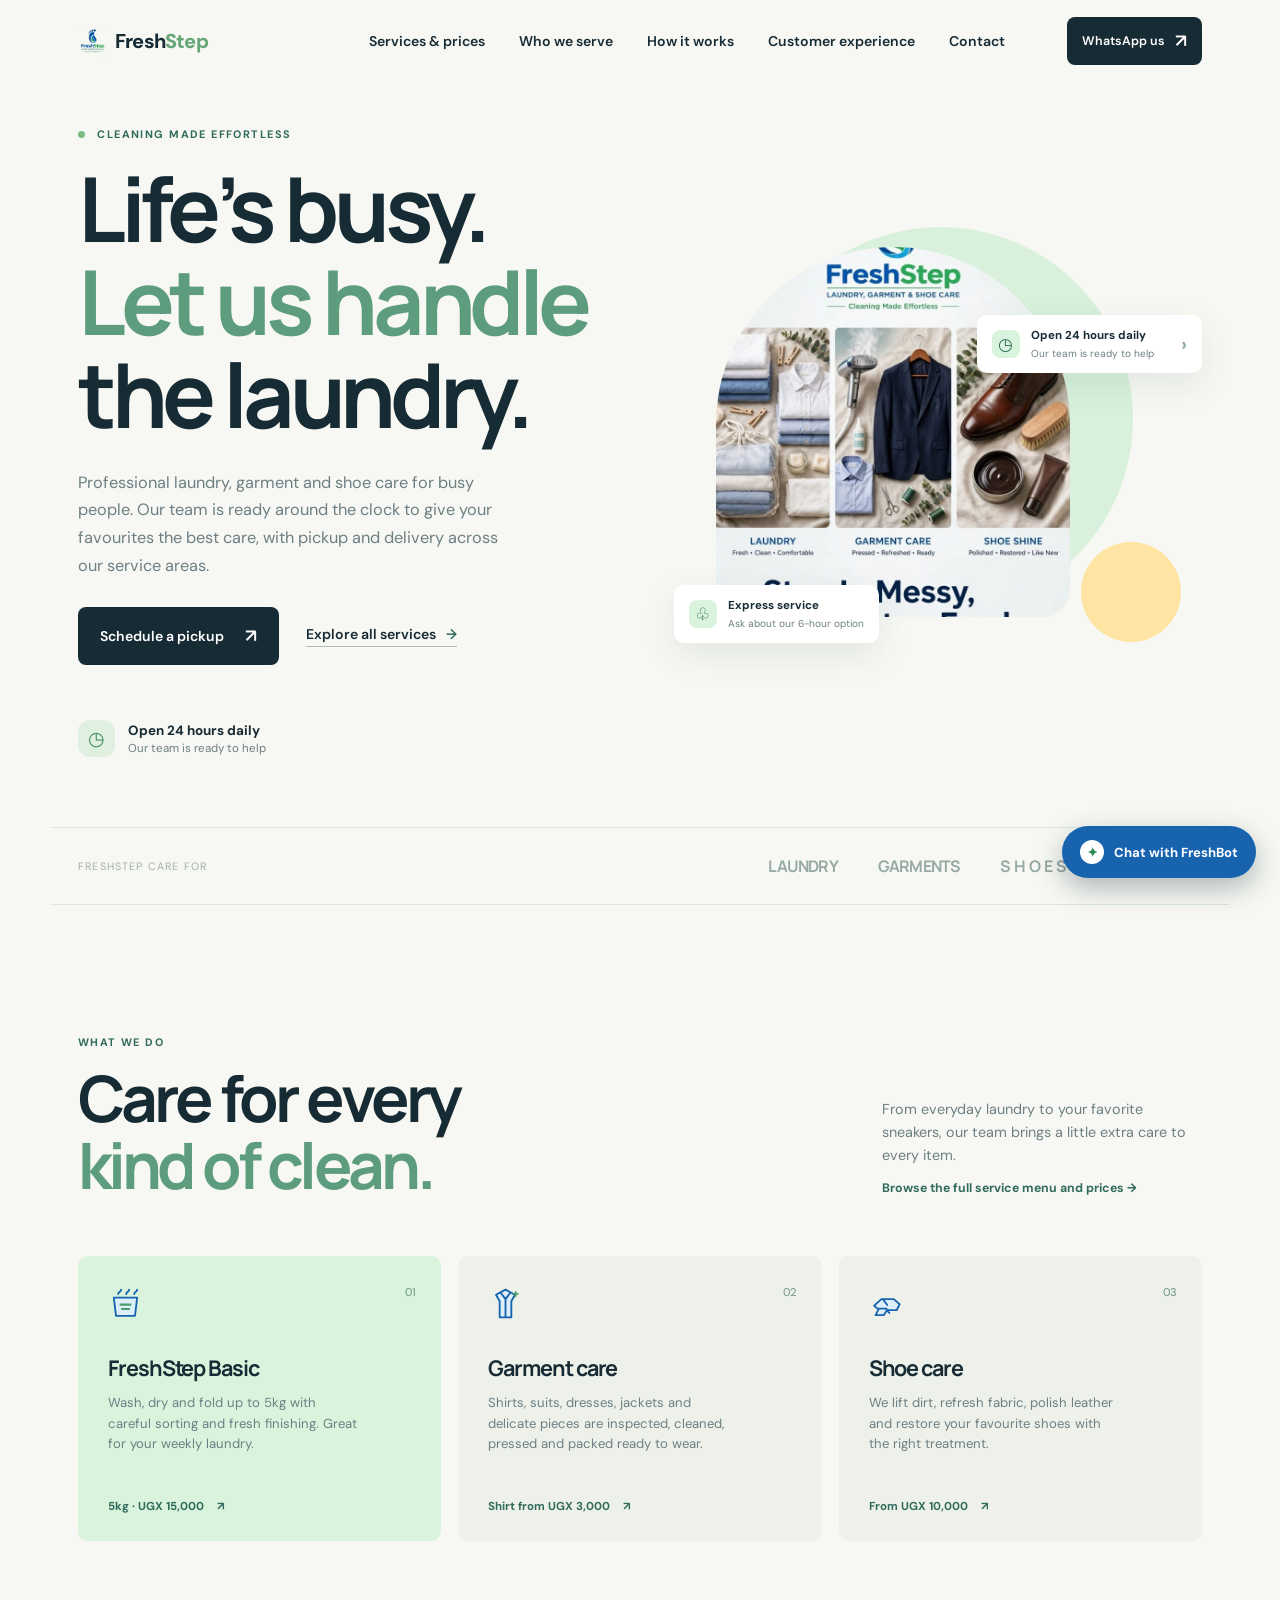
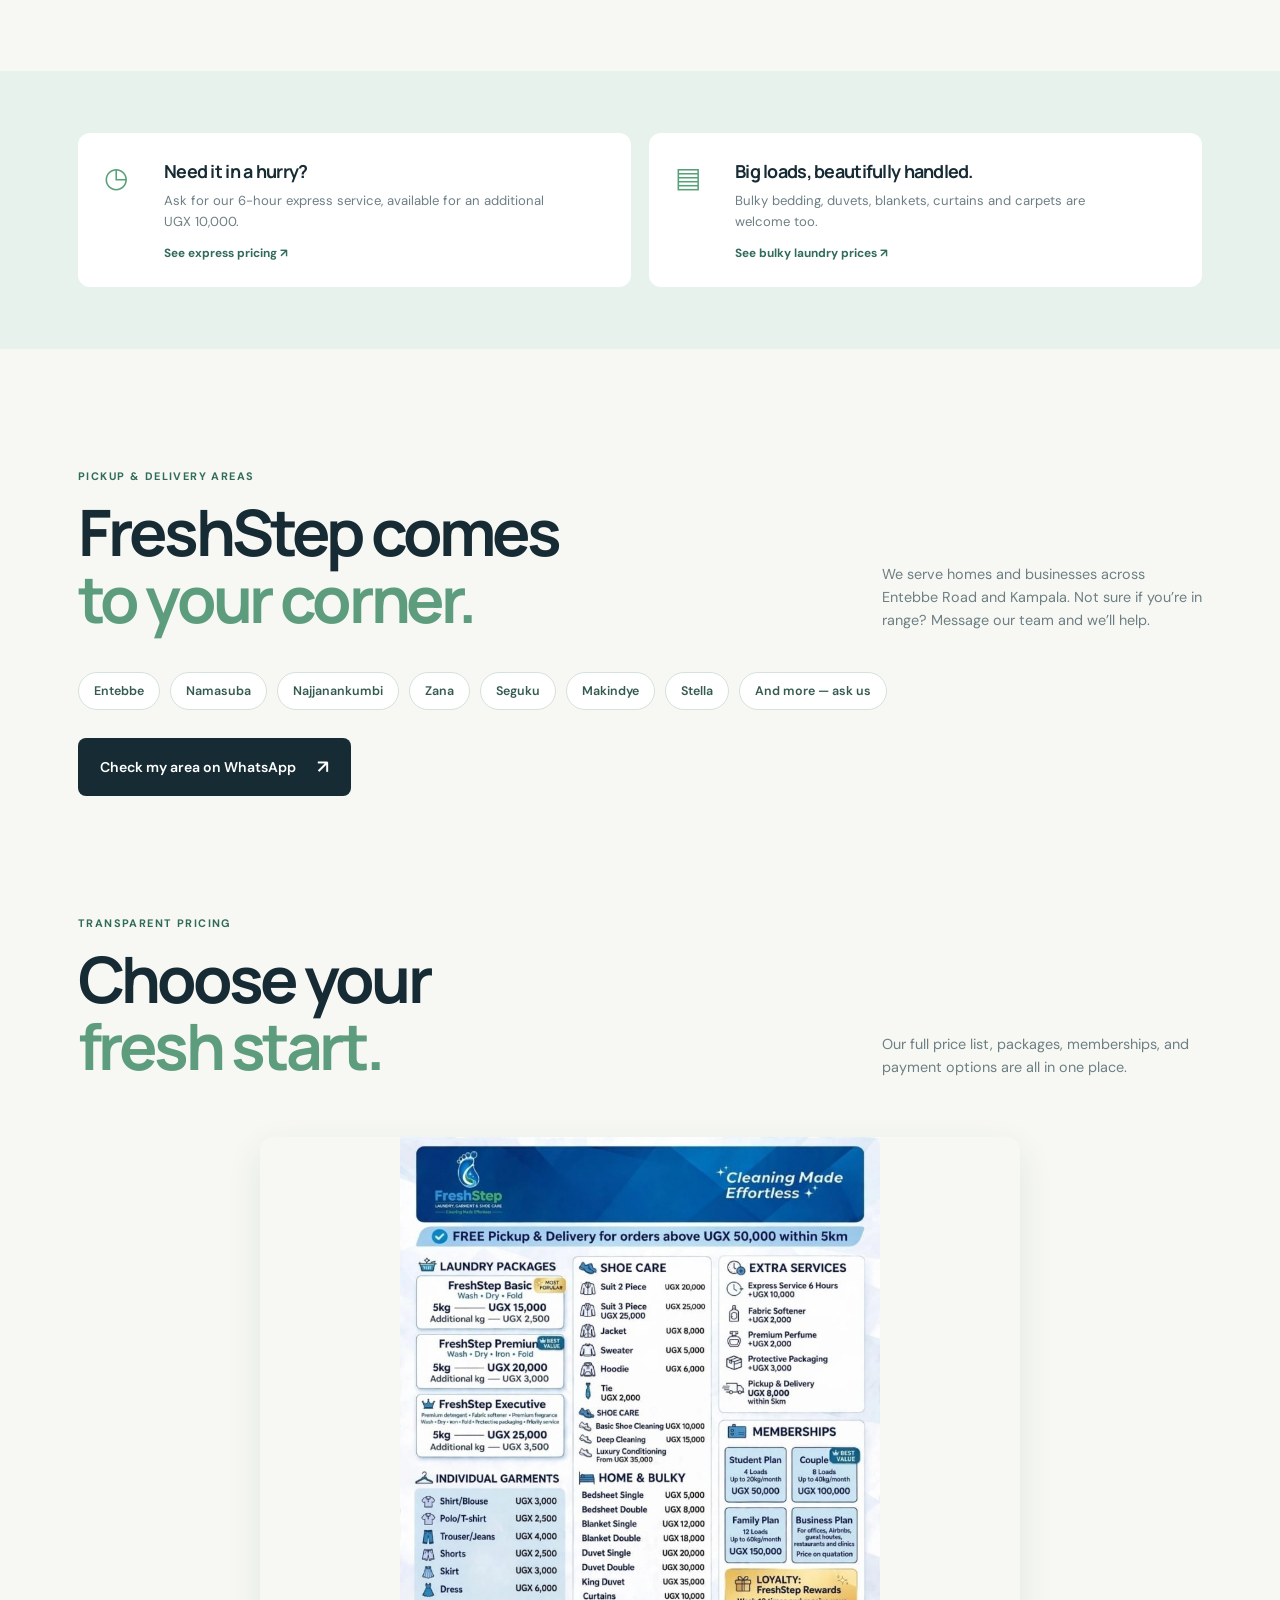
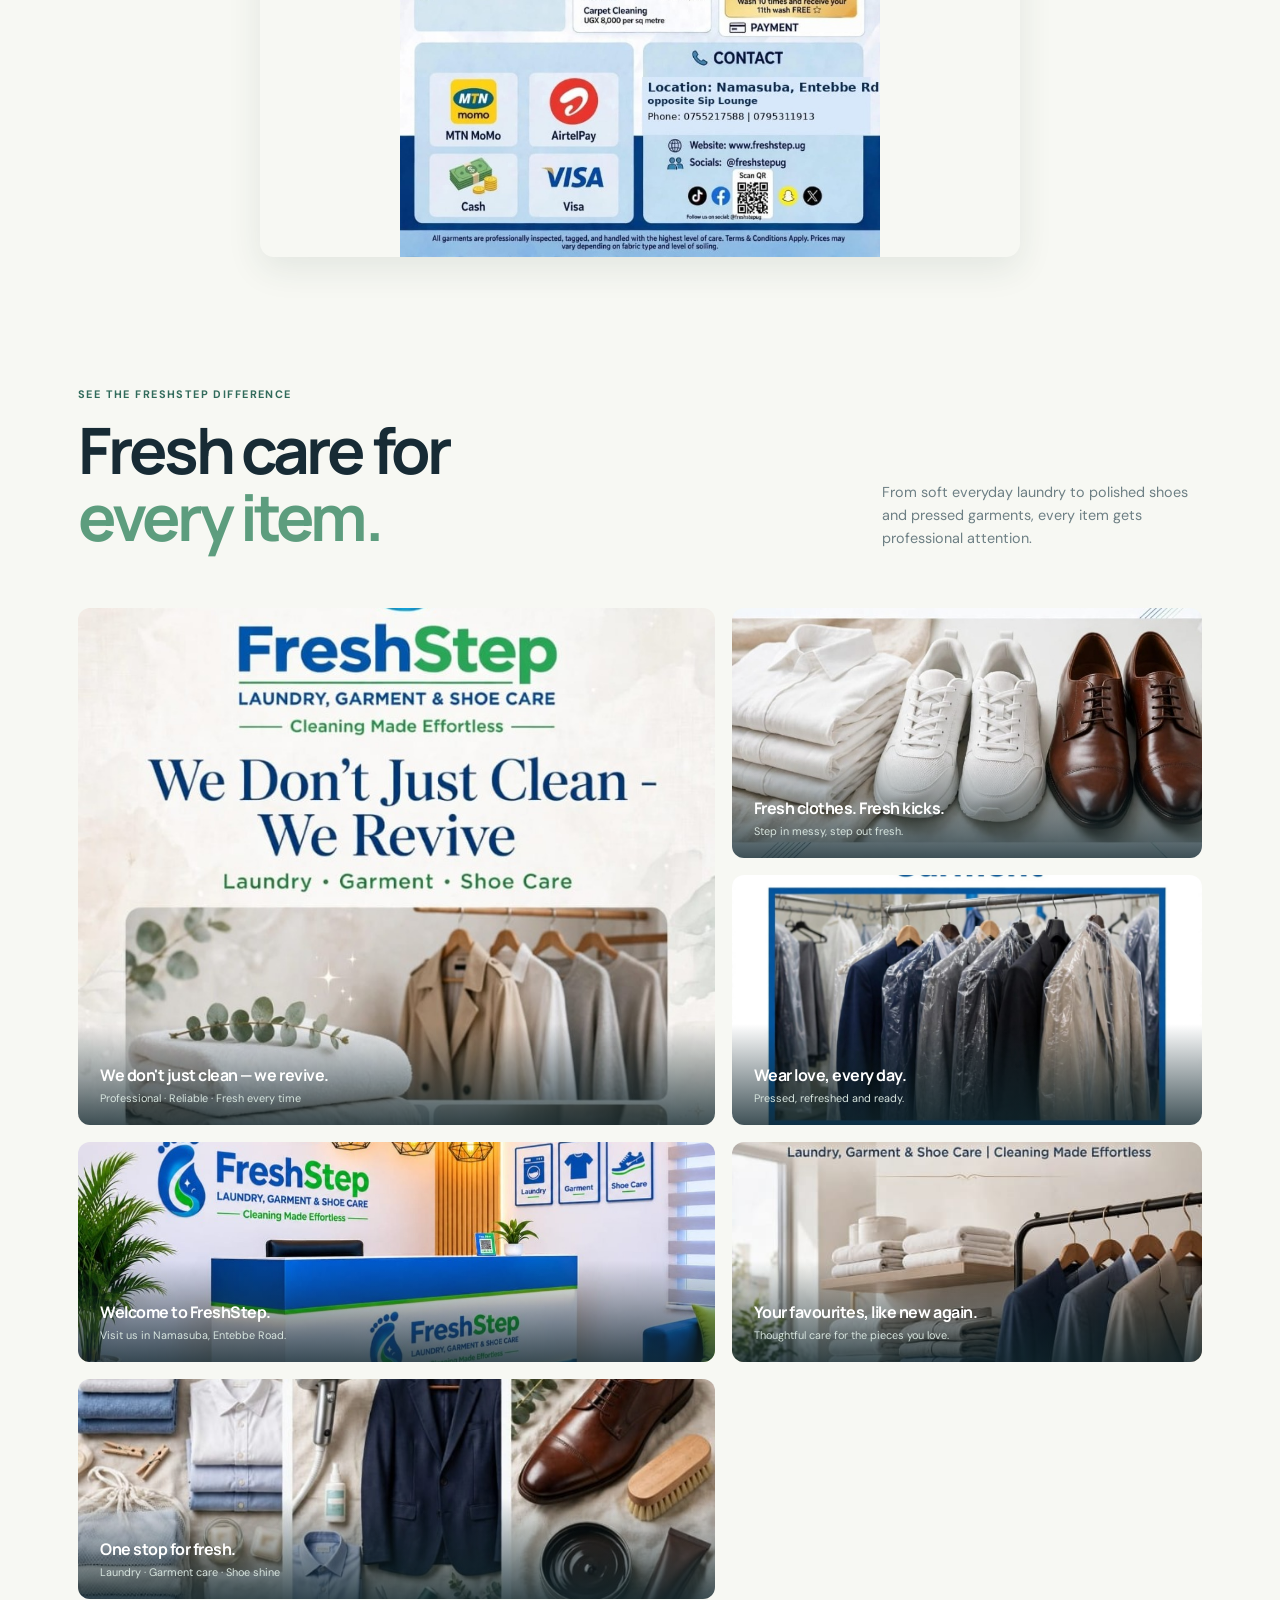
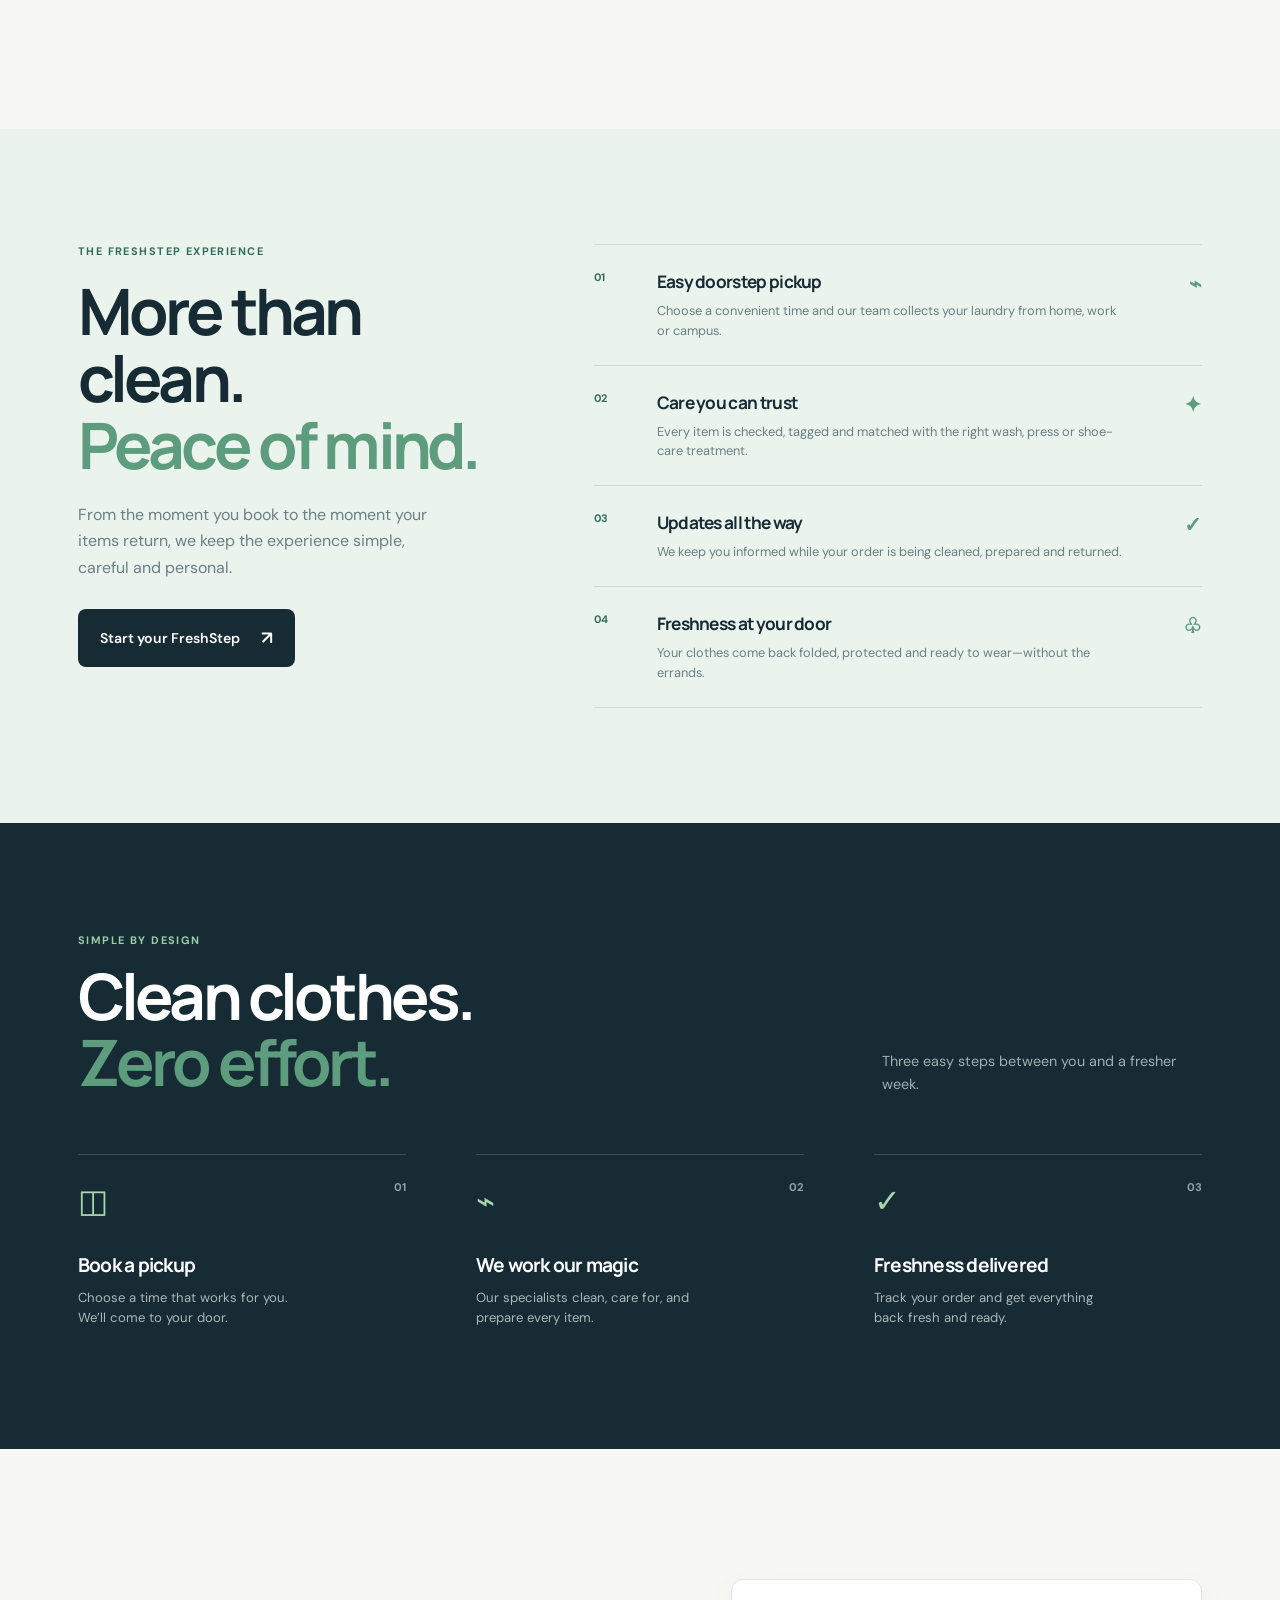
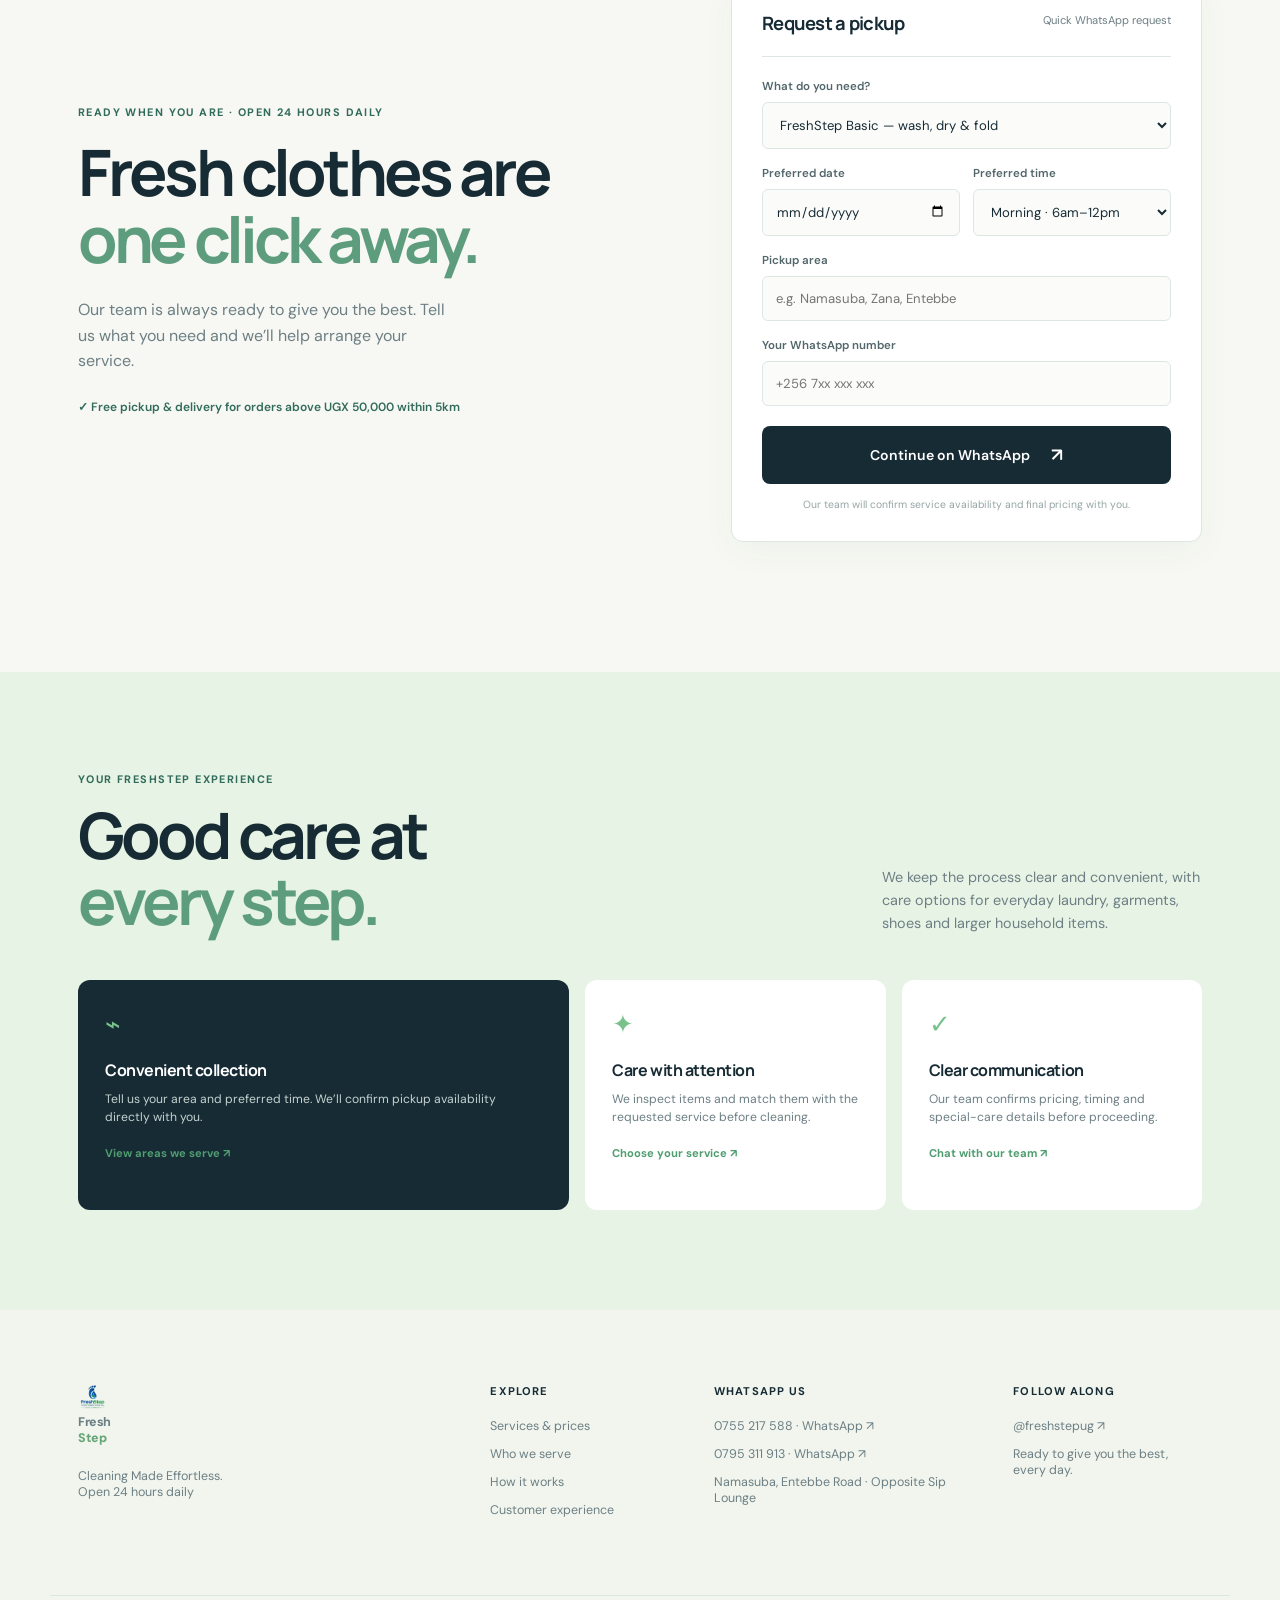
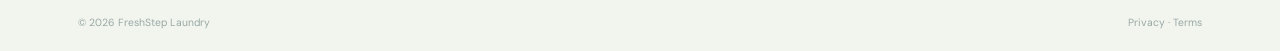
<file: index.html>
<!doctype html>
<html lang="en">
  <head>
    <meta charset="UTF-8" />
    <meta name="viewport" content="width=device-width, initial-scale=1.0" />
    <meta name="description" content="FreshStep Laundry — garment and shoe care made simple." />
    <meta name="theme-color" content="#1763ae" />
    <meta property="og:type" content="website" />
    <meta property="og:title" content="FreshStep Laundry | Cleaning Made Effortless" />
    <meta property="og:description" content="Laundry, garment and shoe care in Entebbe, Namasuba and surrounding areas. Open 24 hours daily." />
    <link rel="icon" href="assets/freshstep-icon.svg" type="image/svg+xml" />
    <link rel="apple-touch-icon" href="assets/freshstep-icon.svg" />
    <link rel="manifest" href="manifest.webmanifest" />
    <title>FreshStep Laundry | Garment & Shoe Care</title>
    <link rel="preconnect" href="https://fonts.googleapis.com" />
    <link rel="preconnect" href="https://fonts.gstatic.com" crossorigin />
    <link href="https://fonts.googleapis.com/css2?family=DM+Sans:wght@400;500;600;700&family=Manrope:wght@700;800&display=swap" rel="stylesheet" />
    <link rel="stylesheet" href="styles.css" />
    <link rel="stylesheet" href="gallery.css" />
    <link rel="stylesheet" href="page-extras.css" />
    <link rel="stylesheet" href="freshbot.css" />
    <link rel="stylesheet" href="iconic.css" />
  </head>
  <body>
    <header class="site-header">
      <a class="brand" href="#top" aria-label="FreshStep home"><img src="assets/freshstep-logo.jpg" alt="" /><span>Fresh<span>Step</span></span></a>
      <nav class="desktop-nav" aria-label="Main navigation">
        <a href="services.html">Services & prices</a>
        <a href="customers.html">Who we serve</a>
        <a href="#how-it-works">How it works</a>
        <a href="#reviews">Customer experience</a>
        <a href="#contact">Contact</a>
      </nav>
      <a class="button button-small" href="https://wa.me/256755217588?text=Hello%20FreshStep%2C%20I%27d%20like%20to%20book%20a%20pickup." target="_blank" rel="noreferrer">WhatsApp us <span>↗</span></a>
    </header>

    <main id="top">
      <section class="hero section-shell">
        <div class="hero-copy">
          <div class="eyebrow"><span class="status-dot"></span> Cleaning made effortless</div>
          <h1>Life’s busy.<br /><em>Let us handle</em><br />the laundry.</h1>
          <p>Professional laundry, garment and shoe care for busy people. Our team is ready around the clock to give your favourites the best care, with pickup and delivery across our service areas.</p>
          <div class="hero-actions">
            <a class="button" href="#book">Schedule a pickup <span>↗</span></a>
            <a class="text-link" href="services.html">Explore all services <span>→</span></a>
          </div>
          <div class="trust-row"><span class="promise-icon">◷</span><div><strong>Open 24 hours daily</strong><small>Our team is ready to help</small></div></div>
        </div>
        <div class="hero-visual">
          <div class="orb orb-one"></div><div class="orb orb-two"></div>
          <div class="laundry-card card-main">
            <img class="hero-photo" src="assets/service-mockup.jpg" alt="Fresh clothes, garment care and shoe care" />
          </div>
          <div class="floating-card delivery-card"><span class="mini-icon">◷</span><div><strong>Open 24 hours daily</strong><small>Our team is ready to help</small></div><b>›</b></div>
          <div class="floating-card eco-card"><span class="mini-icon">♧</span><div><strong>Express service</strong><small>Ask about our 6-hour option</small></div></div>
        </div>
      </section>

      <section class="logo-strip section-shell">
        <span>FreshStep care for</span><strong>LAUNDRY</strong><strong>GARMENTS</strong><strong>SHOES</strong><strong>BULKY ITEMS</strong>
      </section>

      <section class="section-shell content-section" id="services">
        <div class="section-heading"><div><div class="eyebrow">What we do</div><h2>Care for every<br /><em>kind of clean.</em></h2></div><p>From everyday laundry to your favorite sneakers, our team brings a little extra care to every item. <a class="inline-link" href="services.html">Browse the full service menu and prices →</a></p></div>
        <div class="service-grid">
          <article class="service-card featured"><span class="service-number">01</span><div class="service-icon"><svg class="iconic-mark" viewBox="0 0 48 48" aria-hidden="true"><path class="icon-soft" d="M8 16h32l-3 25H11z"/><path class="icon-outline" d="M8 16h32l-3 25H11zM14 11c0-3 4-3 4-6m7 6c0-3 4-3 4-6m7 6c0-3 4-3 4-6"/><path class="icon-green" d="M16 24h16v3H16zm2 6h12v3H18z"/></svg></div><h3>FreshStep Basic</h3><p>Wash, dry and fold up to 5kg with careful sorting and fresh finishing. Great for your weekly laundry.</p><a href="services.html">5kg · UGX 15,000 <span>↗</span></a></article>
          <article class="service-card"><span class="service-number">02</span><div class="service-icon"><svg class="iconic-mark" viewBox="0 0 48 48" aria-hidden="true"><path class="icon-soft" d="m11 12 13-7 13 7-5 9v22H16V21z"/><path class="icon-outline" d="m11 12 13-7 13 7-5 9v22H16V21zM18 10l6 8 6-8M24 18v25"/><path class="icon-green" d="m38 6 1.4 3.2L43 11l-3.6 1.5L38 16l-1.5-3.5L33 11l3.5-1.8z"/></svg></div><h3>Garment care</h3><p>Shirts, suits, dresses, jackets and delicate pieces are inspected, cleaned, pressed and packed ready to wear.</p><a href="services.html">Shirt from UGX 3,000 <span>↗</span></a></article>
          <article class="service-card"><span class="service-number">03</span><div class="service-icon"><svg class="iconic-mark" viewBox="0 0 48 48" aria-hidden="true"><path class="icon-soft" d="M7 27 17 18h17l8 7-4 8H25l-5 7H9l4-8z"/><path class="icon-outline" d="m7 27 10-9h17l8 7-4 8H25l-5 7H9l4-8zM13 31h11m-5-13 6 8m-1 7 4 4"/><path class="icon-green" d="M37 7v4m-2-2h4M9 10v3m-1.5-1.5h3"/></svg></div><h3>Shoe care</h3><p>We lift dirt, refresh fabric, polish leather and restore your favourite shoes with the right treatment.</p><a href="services.html">From UGX 10,000 <span>↗</span></a></article>
        </div>
      </section>

      <section class="service-promo-band">
        <div class="section-shell promo-grid">
          <article><span class="promo-symbol">◷</span><div><h3>Need it in a hurry?</h3><p>Ask for our 6-hour express service, available for an additional UGX 10,000.</p></div><a href="services.html#extras">See express pricing ↗</a></article>
          <article><span class="promo-symbol">▤</span><div><h3>Big loads, beautifully handled.</h3><p>Bulky bedding, duvets, blankets, curtains and carpets are welcome too.</p></div><a href="services.html#home-bulk">See bulky laundry prices ↗</a></article>
        </div>
      </section>

      <section class="section-shell areas-section" id="areas">
        <div class="section-heading"><div><div class="eyebrow">Pickup & delivery areas</div><h2>FreshStep comes<br /><em>to your corner.</em></h2></div><p>We serve homes and businesses across Entebbe Road and Kampala. Not sure if you’re in range? Message our team and we’ll help.</p></div>
        <div class="area-chips"><span>Entebbe</span><span>Namasuba</span><span>Najjanankumbi</span><span>Zana</span><span>Seguku</span><span>Makindye</span><span>Stella</span><span>And more — ask us</span></div>
        <a class="button" href="https://wa.me/256755217588?text=Hello%20FreshStep%2C%20please%20confirm%20pickup%20availability%20in%20my%20area." target="_blank" rel="noreferrer">Check my area on WhatsApp <span>↗</span></a>
      </section>

      <section class="section-shell price-section" aria-label="FreshStep price list">
        <div class="section-heading"><div><div class="eyebrow">Transparent pricing</div><h2>Choose your<br /><em>fresh start.</em></h2></div><p>Our full price list, packages, memberships, and payment options are all in one place.</p></div>
        <img class="price-list-image" src="assets/price-list.jpg" alt="FreshStep laundry, garment, shoe care and membership price list in Ugandan shillings" />
      </section>

      <section class="section-shell gallery-section" aria-label="FreshStep care gallery">
        <div class="section-heading"><div><div class="eyebrow">See the FreshStep difference</div><h2>Fresh care for<br /><em>every item.</em></h2></div><p>From soft everyday laundry to polished shoes and pressed garments, every item gets professional attention.</p></div>
        <div class="gallery-grid">
          <figure class="gallery-feature"><img src="assets/revive-mockup.jpg" alt="FreshStep laundry, pressed garments and clean shoes" /><figcaption><strong>We don't just clean — we revive.</strong><span>Professional · Reliable · Fresh every time</span></figcaption></figure>
          <figure><img src="assets/fresh-clothes-shoes.jpg" alt="Fresh clothes, white sneakers and polished shoes" /><figcaption><strong>Fresh clothes. Fresh kicks.</strong><span>Step in messy, step out fresh.</span></figcaption></figure>
          <figure><img src="assets/garment-care.jpg" alt="Garments professionally cleaned and protected" /><figcaption><strong>Wear love, every day.</strong><span>Pressed, refreshed and ready.</span></figcaption></figure>
          <figure><img src="assets/freshstep-store.jpg" alt="FreshStep Laundry reception and customer service counter" /><figcaption><strong>Welcome to FreshStep.</strong><span>Visit us in Namasuba, Entebbe Road.</span></figcaption></figure>
          <figure><img src="assets/care-studio.jpg" alt="FreshStep garment care studio with clean clothes ready to wear" /><figcaption><strong>Your favourites, like new again.</strong><span>Thoughtful care for the pieces you love.</span></figcaption></figure>
          <figure><img src="assets/freshstep-services.jpg" alt="FreshStep laundry, garment care and shoe shine services" /><figcaption><strong>One stop for fresh.</strong><span>Laundry · Garment care · Shoe shine</span></figcaption></figure>
        </div>
      </section>

      <section class="experience-band" id="experience">
        <div class="section-shell experience-layout">
          <div class="experience-copy"><div class="eyebrow">The FreshStep experience</div><h2>More than clean.<br /><em>Peace of mind.</em></h2><p>From the moment you book to the moment your items return, we keep the experience simple, careful and personal.</p><a class="button" href="#book">Start your FreshStep <span>↗</span></a></div>
          <div class="experience-list">
            <article><span>01</span><div><h3>Easy doorstep pickup</h3><p>Choose a convenient time and our team collects your laundry from home, work or campus.</p></div><b>⌁</b></article>
            <article><span>02</span><div><h3>Care you can trust</h3><p>Every item is checked, tagged and matched with the right wash, press or shoe-care treatment.</p></div><b>✦</b></article>
            <article><span>03</span><div><h3>Updates all the way</h3><p>We keep you informed while your order is being cleaned, prepared and returned.</p></div><b>✓</b></article>
            <article><span>04</span><div><h3>Freshness at your door</h3><p>Your clothes come back folded, protected and ready to wear—without the errands.</p></div><b>♧</b></article>
          </div>
        </div>
      </section>

      <section class="process-band" id="how-it-works">
        <div class="section-shell"><div class="section-heading light"><div><div class="eyebrow">Simple by design</div><h2>Clean clothes.<br /><em>Zero effort.</em></h2></div><p>Three easy steps between you and a fresher week.</p></div>
          <div class="steps"><div class="step"><b>01</b><span>◫</span><h3>Book a pickup</h3><p>Choose a time that works for you. We’ll come to your door.</p></div><div class="step"><b>02</b><span>⌁</span><h3>We work our magic</h3><p>Our specialists clean, care for, and prepare every item.</p></div><div class="step"><b>03</b><span>✓</span><h3>Freshness delivered</h3><p>Track your order and get everything back fresh and ready.</p></div></div>
        </div>
      </section>

      <section class="section-shell booking-section" id="book">
        <div class="booking-copy"><div class="eyebrow">Ready when you are · Open 24 hours daily</div><h2>Fresh clothes are<br /><em>one click away.</em></h2><p>Our team is always ready to give you the best. Tell us what you need and we’ll help arrange your service.</p><div class="small-note">✓ Free pickup & delivery for orders above UGX 50,000 within 5km</div></div>
        <form class="booking-form" id="booking-form"><div class="form-title"><strong>Request a pickup</strong><span>Quick WhatsApp request</span></div><label>What do you need? <select name="service"><option>FreshStep Basic — wash, dry & fold</option><option>FreshStep Premium laundry</option><option>Garment care</option><option>Shoe care</option><option>Bulky laundry</option><option>6-hour express service</option></select></label><div class="form-row"><label>Preferred date<input name="date" type="date" required /></label><label>Preferred time<select name="time"><option>Morning · 6am–12pm</option><option>Afternoon · 12pm–6pm</option><option>Evening · 6pm–12am</option><option>Overnight · 12am–6am</option></select></label></div><label>Pickup area<input name="area" type="text" placeholder="e.g. Namasuba, Zana, Entebbe" required /></label><label>Your WhatsApp number<input name="phone" type="tel" placeholder="+256 7xx xxx xxx" required /></label><button class="button" type="submit">Continue on WhatsApp <span>↗</span></button><small class="form-foot">Our team will confirm service availability and final pricing with you.</small></form>
      </section>

      <section class="testimonial-section" id="reviews"><div class="section-shell"><div class="section-heading review-heading"><div><div class="eyebrow">Your FreshStep experience</div><h2>Good care at<br /><em>every step.</em></h2></div><p>We keep the process clear and convenient, with care options for everyday laundry, garments, shoes and larger household items.</p></div><div class="review-grid"><article class="review-card review-card-main"><div class="experience-symbol">⌁</div><h3>Convenient collection</h3><p>Tell us your area and preferred time. We’ll confirm pickup availability directly with you.</p><a href="#areas">View areas we serve ↗</a></article><article class="review-card"><div class="experience-symbol">✦</div><h3>Care with attention</h3><p>We inspect items and match them with the requested service before cleaning.</p><a href="services.html">Choose your service ↗</a></article><article class="review-card"><div class="experience-symbol">✓</div><h3>Clear communication</h3><p>Our team confirms pricing, timing and special-care details before proceeding.</p><a href="https://wa.me/256755217588?text=Hello%20FreshStep%2C%20I%20have%20a%20question%20about%20your%20service." target="_blank" rel="noreferrer">Chat with our team ↗</a></article></div></div></section>
    </main>
    <footer id="contact"><div class="section-shell footer-grid"><div><a class="brand" href="#top"><img src="assets/freshstep-logo.jpg" alt="" /><span>Fresh<span>Step</span></span></a><p>Cleaning Made Effortless.</p><span>Open 24 hours daily</span></div><div><h4>Explore</h4><a href="services.html">Services & prices</a><a href="customers.html">Who we serve</a><a href="#how-it-works">How it works</a><a href="#reviews">Customer experience</a></div><div><h4>WhatsApp us</h4><a href="https://wa.me/256755217588?text=Hello%20FreshStep%2C%20I%27d%20like%20to%20book%20a%20service." target="_blank" rel="noreferrer">0755 217 588 · WhatsApp ↗</a><a href="https://wa.me/256795311913?text=Hello%20FreshStep%2C%20I%27d%20like%20to%20book%20a%20service." target="_blank" rel="noreferrer">0795 311 913 · WhatsApp ↗</a><span>Namasuba, Entebbe Road · Opposite Sip Lounge</span></div><div><h4>Follow along</h4><a href="#">@freshstepug ↗</a><span>Ready to give you the best, every day.</span></div></div><div class="section-shell footer-bottom"><span>© 2026 FreshStep Laundry</span><span>Privacy · Terms</span></div></footer>
    <div class="freshbot" data-freshbot>
      <section class="freshbot-panel" id="freshbot-panel" aria-label="FreshBot assistant" hidden>
        <div class="freshbot-header"><span class="freshbot-avatar">F</span><div><strong>FreshBot</strong><small>FreshStep virtual assistant</small></div><button class="freshbot-close" type="button" aria-label="Close FreshBot">×</button></div>
        <div class="freshbot-messages" role="log" aria-live="polite"><p class="bot-message">Hi! I’m FreshBot. Ask me about services, prices, areas we serve or our 24-hour availability.</p></div>
        <div class="freshbot-quick"><button type="button" data-prompt="Show me services and prices">Services & prices</button><button type="button" data-prompt="Which areas do you serve?">Service areas</button><button type="button" data-prompt="I want to book on WhatsApp">Book on WhatsApp</button></div>
        <form class="freshbot-form"><label class="sr-only" for="freshbot-input">Ask FreshBot a question</label><input id="freshbot-input" type="text" placeholder="Ask FreshBot…" autocomplete="off" required /><button type="submit" aria-label="Send message">↑</button></form>
      </section>
      <button class="freshbot-launch" type="button" aria-expanded="false" aria-controls="freshbot-panel"><span>✦</span> Chat with FreshBot</button>
    </div>
    <div class="toast" role="status" aria-live="polite"></div>
    <script src="script.js"></script>
    <script src="freshbot.js"></script>
  </body>
</html>
</file>
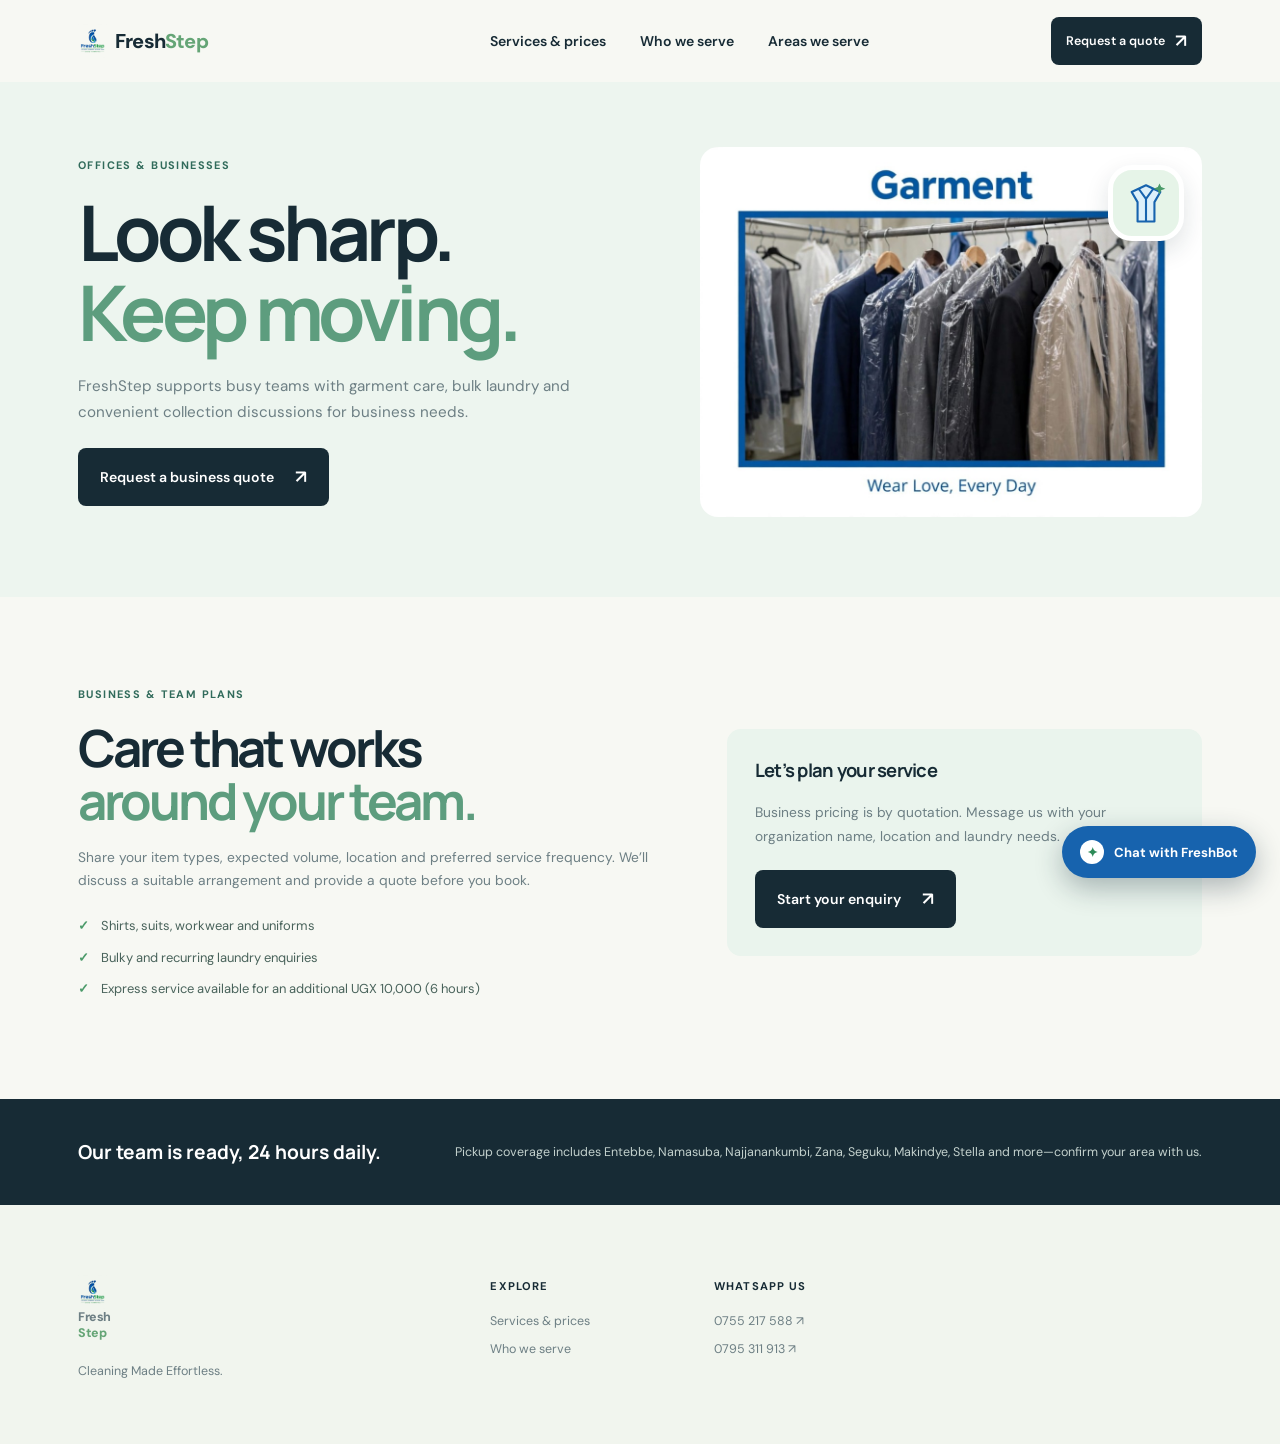
<file: business.html>
<!doctype html>
<html lang="en">
  <head>
    <meta charset="UTF-8" /><meta name="viewport" content="width=device-width, initial-scale=1.0" />
    <meta name="description" content="Laundry support and business plan enquiries for offices and teams from FreshStep." />
    <title>Business Laundry Services | FreshStep</title>
    <link rel="preconnect" href="https://fonts.googleapis.com" /><link rel="preconnect" href="https://fonts.gstatic.com" />
    <link href="https://fonts.googleapis.com/css2?family=DM+Sans:wght@400;500;600;700&family=Manrope:wght@700;800&display=swap" rel="stylesheet" />
    <link rel="stylesheet" href="styles.css" /><link rel="stylesheet" href="page-extras.css" /><link rel="stylesheet" href="customer-detail.css" /><link rel="stylesheet" href="freshbot.css" /><link rel="stylesheet" href="iconic.css" />
  </head>
  <body>
    <header class="site-header"><a class="brand" href="index.html"><img src="assets/freshstep-logo.jpg" alt="" /><span>Fresh<span>Step</span></span></a><nav class="desktop-nav"><a href="services.html">Services & prices</a><a href="customers.html">Who we serve</a><a href="index.html#areas">Areas we serve</a></nav><a class="button button-small" href="https://wa.me/256755217588?text=Hello%20FreshStep%2C%20I%27d%20like%20a%20business%20laundry%20quote." target="_blank" rel="noreferrer">Request a quote <span>↗</span></a></header>
    <main>
      <section class="detail-hero"><div class="section-shell detail-layout"><div><div class="eyebrow">Offices & businesses</div><h1>Look sharp.<br /><em>Keep moving.</em></h1><p>FreshStep supports busy teams with garment care, bulk laundry and convenient collection discussions for business needs.</p><a class="button" href="https://wa.me/256755217588?text=Hello%20FreshStep%2C%20please%20send%20me%20a%20business%20laundry%20quote." target="_blank" rel="noreferrer">Request a business quote <span>↗</span></a></div><div class="detail-art"><img src="assets/garment-care.jpg" alt="Professionally cleaned garments ready to wear" /><span class="detail-art-symbol" aria-hidden="true"><svg class="iconic-mark" viewBox="0 0 64 64"><path class="icon-soft" d="m15 19 17-8 17 8-7 12v23H22V31z"/><path class="icon-outline" d="m15 19 17-8 17 8-7 12v23H22V31zM24 16l8 11 8-11M32 27v27"/><path class="icon-green" d="m48 9 2 4 5 2-5 2-2 5-2-5-5-2 5-2z"/></svg></span></div></div></section>
      <section class="section-shell detail-content"><div class="detail-content-grid"><div><div class="eyebrow">Business & team plans</div><h2>Care that works<br /><em>around your team.</em></h2><p>Share your item types, expected volume, location and preferred service frequency. We’ll discuss a suitable arrangement and provide a quote before you book.</p><div class="detail-points"><div class="detail-point"><span>✓</span> Shirts, suits, workwear and uniforms</div><div class="detail-point"><span>✓</span> Bulky and recurring laundry enquiries</div><div class="detail-point"><span>✓</span> Express service available for an additional UGX 10,000 (6 hours)</div></div></div><aside class="detail-side-card"><h3>Let’s plan your service</h3><p>Business pricing is by quotation. Message us with your organization name, location and laundry needs.</p><a class="button" href="https://wa.me/256755217588?text=Hello%20FreshStep%2C%20we%20need%20a%20business%20laundry%20quote.%20Organization%3A%20" target="_blank" rel="noreferrer">Start your enquiry <span>↗</span></a></aside></div></section>
      <section class="detail-ribbon"><div class="section-shell detail-ribbon-inner"><strong>Our team is ready, 24 hours daily.</strong><span>Pickup coverage includes Entebbe, Namasuba, Najjanankumbi, Zana, Seguku, Makindye, Stella and more—confirm your area with us.</span></div></section>
    </main>
    <footer><div class="section-shell footer-grid"><div><a class="brand" href="index.html"><img src="assets/freshstep-logo.jpg" alt="" /><span>Fresh<span>Step</span></span></a><p>Cleaning Made Effortless.</p></div><div><h4>Explore</h4><a href="services.html">Services & prices</a><a href="customers.html">Who we serve</a></div><div><h4>WhatsApp us</h4><a href="https://wa.me/256755217588">0755 217 588 ↗</a><a href="https://wa.me/256795311913">0795 311 913 ↗</a></div></div></footer>
    <div class="freshbot" data-freshbot><section class="freshbot-panel" id="freshbot-panel" aria-label="FreshBot assistant" hidden><div class="freshbot-header"><span class="freshbot-avatar">F</span><div><strong>FreshBot</strong><small>FreshStep virtual assistant</small></div><button class="freshbot-close" type="button" aria-label="Close FreshBot">×</button></div><div class="freshbot-messages" role="log" aria-live="polite"><p class="bot-message">Hi! I’m FreshBot. Ask me about business services, express laundry or a quote.</p></div><div class="freshbot-quick"><button type="button" data-prompt="I need a business quote">Business quote</button><button type="button" data-prompt="Show me services and prices">View prices</button></div><form class="freshbot-form"><label class="sr-only" for="freshbot-input">Ask FreshBot a question</label><input id="freshbot-input" type="text" placeholder="Ask FreshBot…" required /><button type="submit" aria-label="Send message">↑</button></form></section><button class="freshbot-launch" type="button" aria-expanded="false" aria-controls="freshbot-panel"><span>✦</span> Chat with FreshBot</button></div>
    <script src="freshbot.js"></script>
  </body>
</html>
</file>
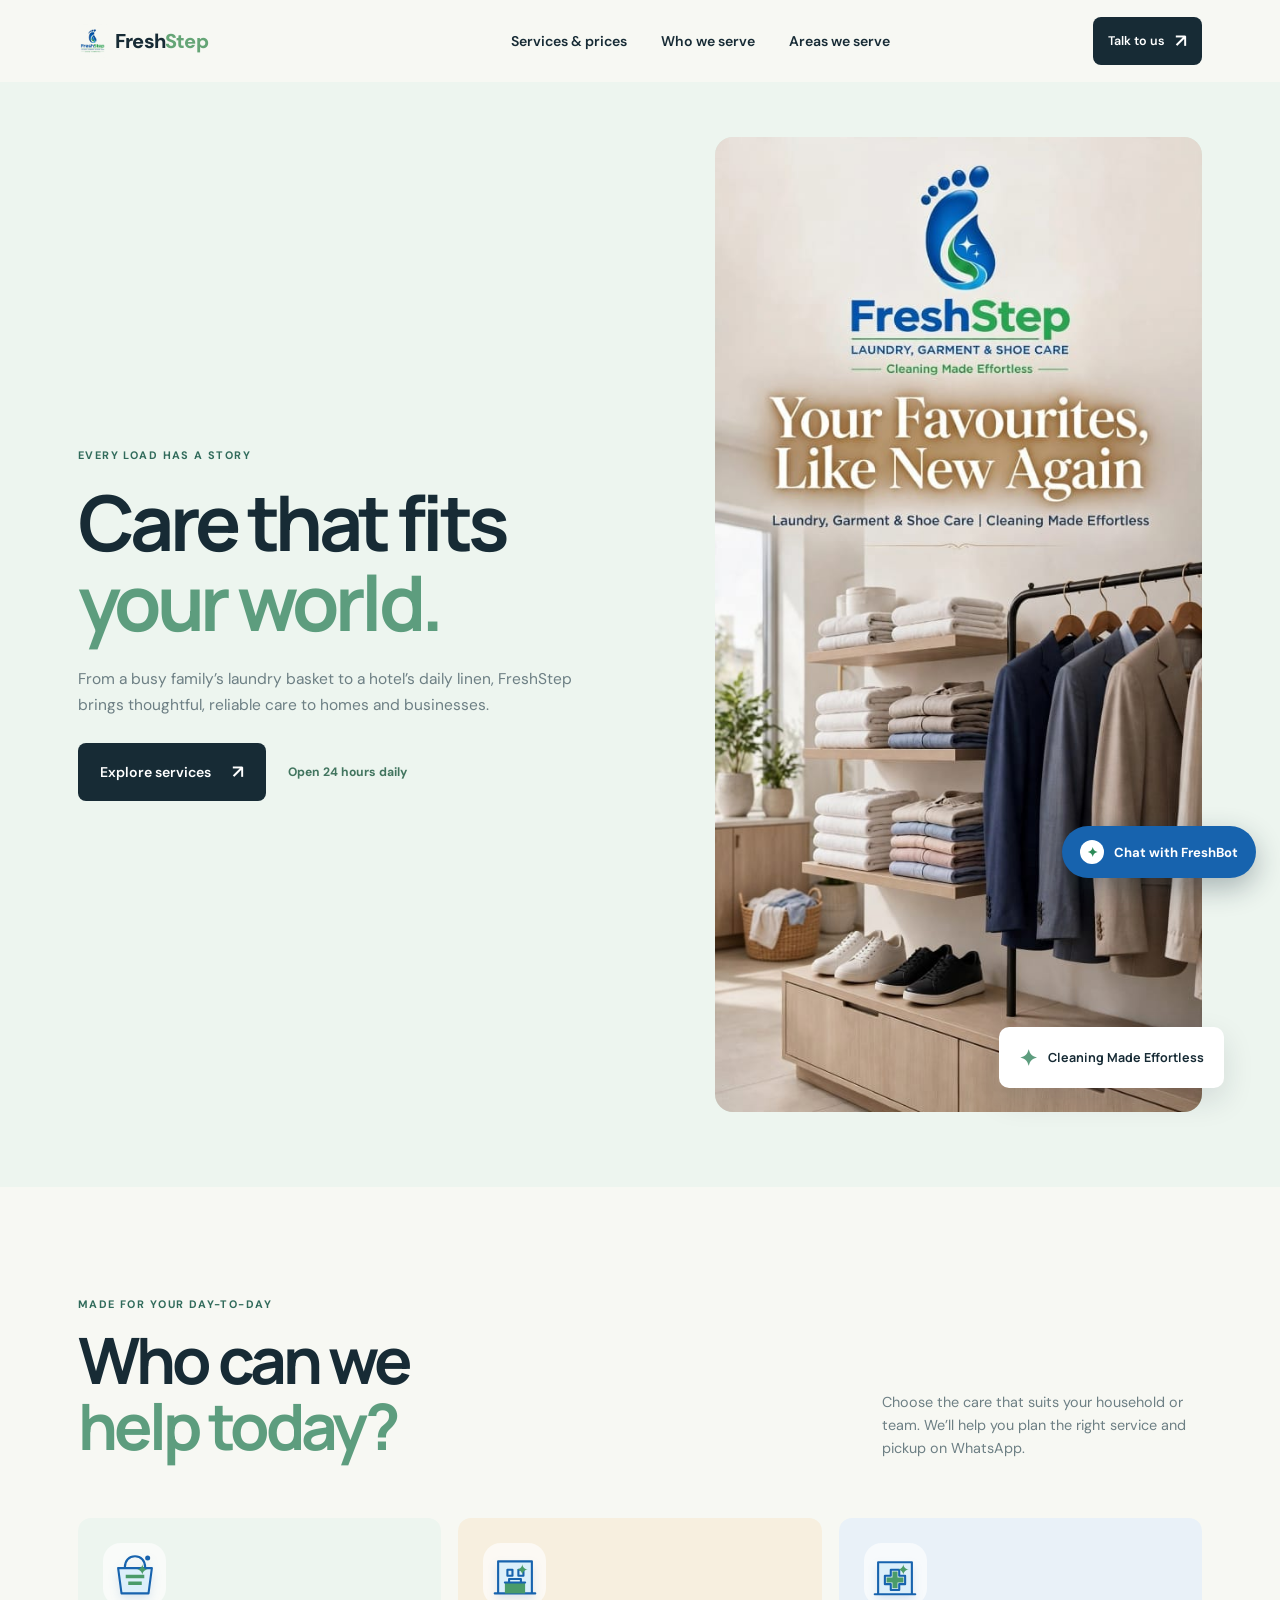
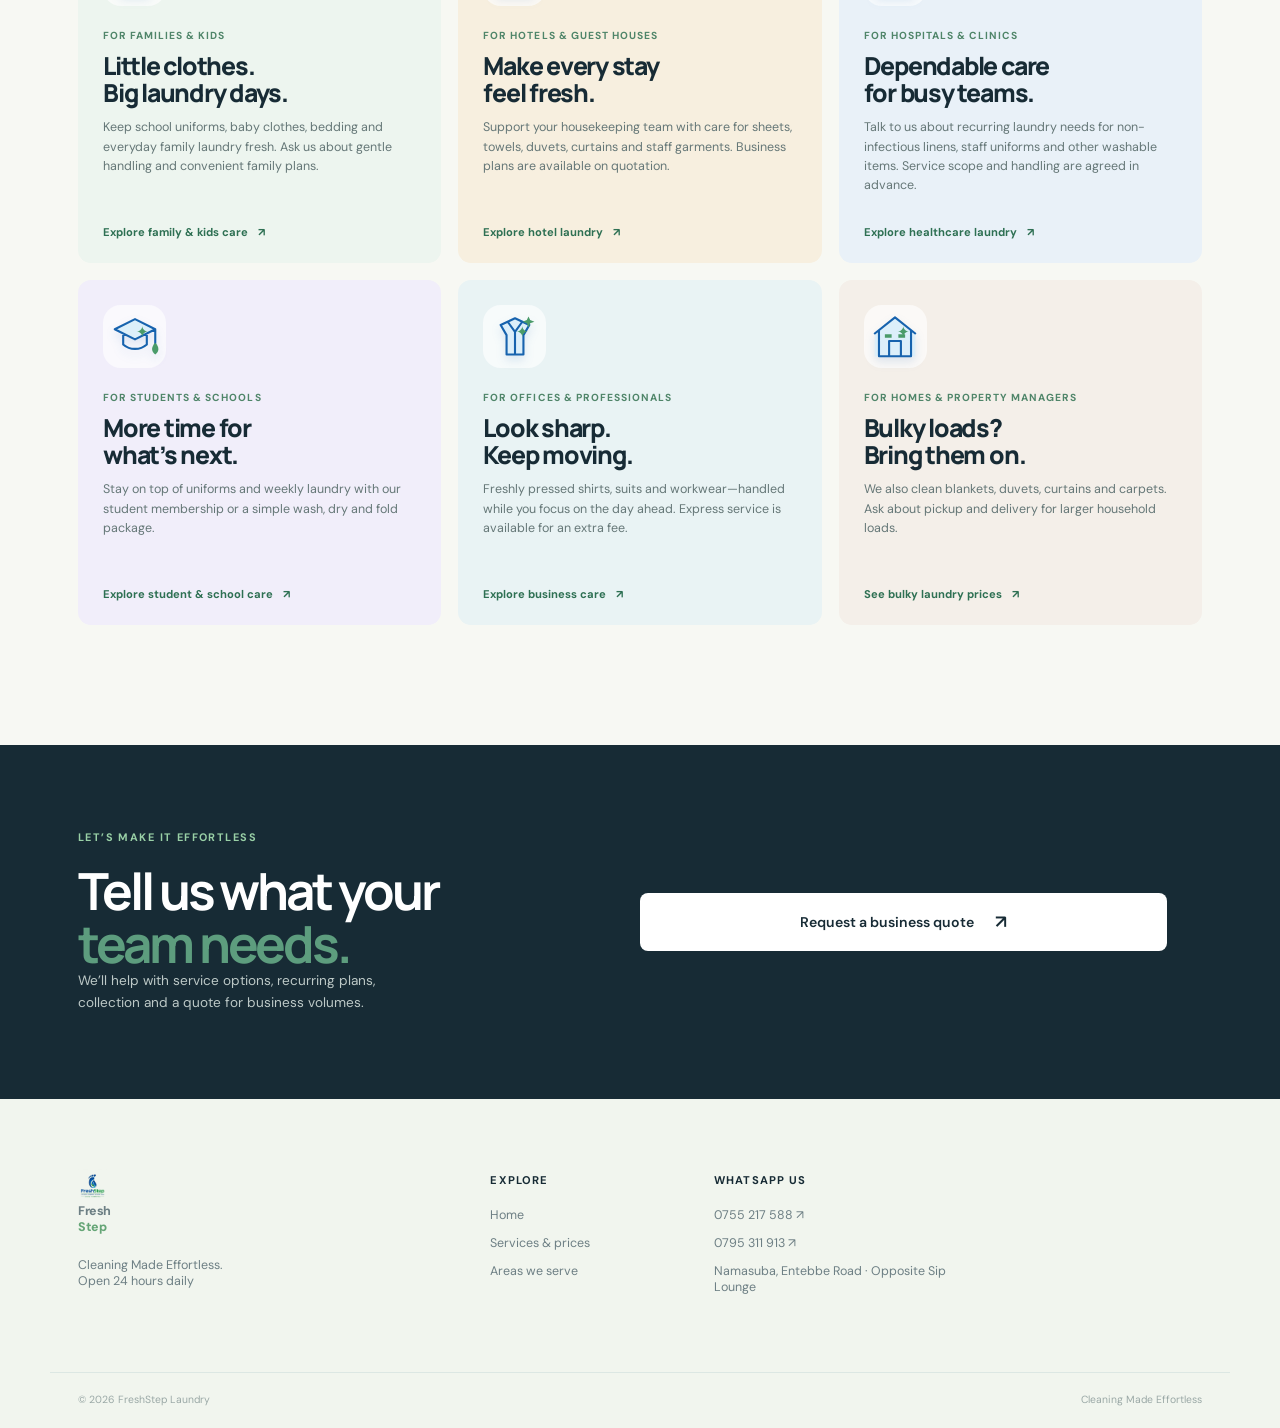
<file: customers.html>
<!doctype html>
<html lang="en">
  <head>
    <meta charset="UTF-8" />
    <meta name="viewport" content="width=device-width, initial-scale=1.0" />
    <meta name="description" content="FreshStep care for families, kids, hotels, hospitals, schools and businesses in Entebbe and Kampala." />
    <title>Who We Serve | FreshStep Laundry</title>
    <link rel="preconnect" href="https://fonts.googleapis.com" />
    <link rel="preconnect" href="https://fonts.gstatic.com" crossorigin />
    <link href="https://fonts.googleapis.com/css2?family=DM+Sans:wght@400;500;600;700&family=Manrope:wght@700;800&display=swap" rel="stylesheet" />
    <link rel="stylesheet" href="styles.css" />
    <link rel="stylesheet" href="page-extras.css" />
    <link rel="stylesheet" href="freshbot.css" />
    <link rel="stylesheet" href="iconic.css" />
  </head>
  <body>
    <header class="site-header">
      <a class="brand" href="index.html"><img src="assets/freshstep-logo.jpg" alt="" /><span>Fresh<span>Step</span></span></a>
      <nav class="desktop-nav" aria-label="Main navigation">
        <a href="services.html">Services & prices</a>
        <a href="customers.html" aria-current="page">Who we serve</a>
        <a href="index.html#areas">Areas we serve</a>
      </nav>
      <a class="button button-small" href="https://wa.me/256755217588?text=Hello%20FreshStep%2C%20I%27d%20like%20to%20discuss%20a%20laundry%20service." target="_blank" rel="noreferrer">Talk to us <span>↗</span></a>
    </header>

    <main>
      <section class="customer-hero">
        <div class="section-shell customer-hero-layout">
          <div><div class="eyebrow">Every load has a story</div><h1>Care that fits<br /><em>your world.</em></h1><p>From a busy family’s laundry basket to a hotel’s daily linen, FreshStep brings thoughtful, reliable care to homes and businesses.</p><div class="customer-hero-actions"><a class="button" href="services.html">Explore services <span>↗</span></a><span>Open 24 hours daily</span></div></div>
          <div class="customer-hero-art"><img src="assets/care-studio.jpg" alt="Freshly cared-for garments in the FreshStep collection" /><div class="art-caption"><span>✦</span><strong>Cleaning Made Effortless</strong></div></div>
        </div>
      </section>

      <section class="section-shell customer-section">
        <div class="section-heading"><div><div class="eyebrow">Made for your day-to-day</div><h2>Who can we<br /><em>help today?</em></h2></div><p>Choose the care that suits your household or team. We’ll help you plan the right service and pickup on WhatsApp.</p></div>
        <div class="customer-grid">
          <article class="customer-card family-card"><div class="customer-illustration" aria-hidden="true"><svg class="iconic-mark" viewBox="0 0 64 64"><path class="icon-soft" d="M12 25h40l-4 30H16z"/><path class="icon-outline" d="M12 25h40l-4 30H16zM20 24c0-8 5-13 12-13s12 5 12 13"/><path class="icon-green" d="M21 33h22v4H21zm3 8h16v4H24z"/><circle class="icon-blue" cx="47" cy="13" r="3"/></svg></div><span class="customer-kicker">For families & kids</span><h3>Little clothes.<br />Big laundry days.</h3><p>Keep school uniforms, baby clothes, bedding and everyday family laundry fresh. Ask us about gentle handling and convenient family plans.</p><a href="kids.html">Explore family & kids care <span>↗</span></a></article>
          <article class="customer-card hotel-card"><div class="customer-illustration" aria-hidden="true"><svg class="iconic-mark" viewBox="0 0 64 64"><path class="icon-soft" d="M12 17h40v38H12z"/><path class="icon-outline" d="M12 55V17h40v38M8 55h48M23 27h6v7h-6zm13 0h6v7h-6z"/><path class="icon-green" d="M20 42h24v13H20z"/><path class="icon-outline" d="M20 42h24M25 42v-4h14v4"/></svg></div><span class="customer-kicker">For hotels & guest houses</span><h3>Make every stay<br />feel fresh.</h3><p>Support your housekeeping team with care for sheets, towels, duvets, curtains and staff garments. Business plans are available on quotation.</p><a href="hotels.html">Explore hotel laundry <span>↗</span></a></article>
          <article class="customer-card hospital-card"><div class="customer-illustration" aria-hidden="true"><svg class="iconic-mark" viewBox="0 0 64 64"><path class="icon-soft" d="M12 18h40v38H12z"/><path class="icon-outline" d="M12 56V18h40v38M8 56h48M27 27h10v7h7v10h-7v7H27v-7h-7V34h7z"/><path class="icon-green" d="M29 29h6v7h7v6h-7v7h-6v-7h-7v-6h7z"/></svg></div><span class="customer-kicker">For hospitals & clinics</span><h3>Dependable care<br />for busy teams.</h3><p>Talk to us about recurring laundry needs for non-infectious linens, staff uniforms and other washable items. Service scope and handling are agreed in advance.</p><a href="healthcare.html">Explore healthcare laundry <span>↗</span></a></article>
          <article class="customer-card student-card"><div class="customer-illustration" aria-hidden="true"><svg class="iconic-mark" viewBox="0 0 64 64"><path class="icon-soft" d="m8 24 24-12 24 12-24 12z"/><path class="icon-outline" d="m8 24 24-12 24 12-24 12zM18 29v13c8 7 20 7 28 0V29M56 24v17"/><path class="icon-green" d="M56 40c-5 5-5 10 0 14 5-4 5-9 0-14"/></svg></div><span class="customer-kicker">For students & schools</span><h3>More time for<br />what’s next.</h3><p>Stay on top of uniforms and weekly laundry with our student membership or a simple wash, dry and fold package.</p><a href="schools.html">Explore student & school care <span>↗</span></a></article>
          <article class="customer-card work-card"><div class="customer-illustration" aria-hidden="true"><svg class="iconic-mark" viewBox="0 0 64 64"><path class="icon-soft" d="m15 19 17-8 17 8-7 12v23H22V31z"/><path class="icon-outline" d="m15 19 17-8 17 8-7 12v23H22V31zM24 16l8 11 8-11M32 27v27"/><path class="icon-green" d="m48 9 2 4 5 2-5 2-2 5-2-5-5-2 5-2z"/></svg></div><span class="customer-kicker">For offices & professionals</span><h3>Look sharp.<br />Keep moving.</h3><p>Freshly pressed shirts, suits and workwear—handled while you focus on the day ahead. Express service is available for an extra fee.</p><a href="business.html">Explore business care <span>↗</span></a></article>
          <article class="customer-card home-card"><div class="customer-illustration" aria-hidden="true"><svg class="iconic-mark" viewBox="0 0 64 64"><path class="icon-soft" d="m8 29 24-19 24 19v27H8z"/><path class="icon-outline" d="m8 29 24-19 24 19M13 26v30h38V26M25 56V38h14v18"/><path class="icon-green" d="M20 30h8v4h-8zm16 0h8v4h-8z"/></svg></div><span class="customer-kicker">For homes & property managers</span><h3>Bulky loads?<br />Bring them on.</h3><p>We also clean blankets, duvets, curtains and carpets. Ask about pickup and delivery for larger household loads.</p><a href="services.html#home-bulk">See bulky laundry prices <span>↗</span></a></article>
        </div>
      </section>

      <section class="customer-cta"><div class="section-shell customer-cta-layout"><div><div class="eyebrow">Let’s make it effortless</div><h2>Tell us what your<br /><em>team needs.</em></h2><p>We’ll help with service options, recurring plans, collection and a quote for business volumes.</p></div><a class="button" href="https://wa.me/256755217588?text=Hello%20FreshStep%2C%20I%27d%20like%20a%20laundry%20quote%20for%20my%20business." target="_blank" rel="noreferrer">Request a business quote <span>↗</span></a></div></section>
    </main>

    <footer><div class="section-shell footer-grid"><div><a class="brand" href="index.html"><img src="assets/freshstep-logo.jpg" alt="" /><span>Fresh<span>Step</span></span></a><p>Cleaning Made Effortless.</p><span>Open 24 hours daily</span></div><div><h4>Explore</h4><a href="index.html">Home</a><a href="services.html">Services & prices</a><a href="index.html#areas">Areas we serve</a></div><div><h4>WhatsApp us</h4><a href="https://wa.me/256755217588" target="_blank" rel="noreferrer">0755 217 588 ↗</a><a href="https://wa.me/256795311913" target="_blank" rel="noreferrer">0795 311 913 ↗</a><span>Namasuba, Entebbe Road · Opposite Sip Lounge</span></div></div><div class="section-shell footer-bottom"><span>© 2026 FreshStep Laundry</span><span>Cleaning Made Effortless</span></div></footer>
    <div class="freshbot" data-freshbot>
      <section class="freshbot-panel" id="freshbot-panel" aria-label="FreshBot assistant" hidden><div class="freshbot-header"><span class="freshbot-avatar">F</span><div><strong>FreshBot</strong><small>FreshStep virtual assistant</small></div><button class="freshbot-close" type="button" aria-label="Close FreshBot">×</button></div><div class="freshbot-messages" role="log" aria-live="polite"><p class="bot-message">Hi! I’m FreshBot. Ask me about services, prices, areas we serve or our 24-hour availability.</p></div><div class="freshbot-quick"><button type="button" data-prompt="Show me services and prices">Services & prices</button><button type="button" data-prompt="Which areas do you serve?">Service areas</button><button type="button" data-prompt="I want to book on WhatsApp">Book on WhatsApp</button></div><form class="freshbot-form"><label class="sr-only" for="freshbot-input">Ask FreshBot a question</label><input id="freshbot-input" type="text" placeholder="Ask FreshBot…" autocomplete="off" required /><button type="submit" aria-label="Send message">↑</button></form></section>
      <button class="freshbot-launch" type="button" aria-expanded="false" aria-controls="freshbot-panel"><span>✦</span> Chat with FreshBot</button>
    </div>
    <script src="freshbot.js"></script>
  </body>
</html>
</file>
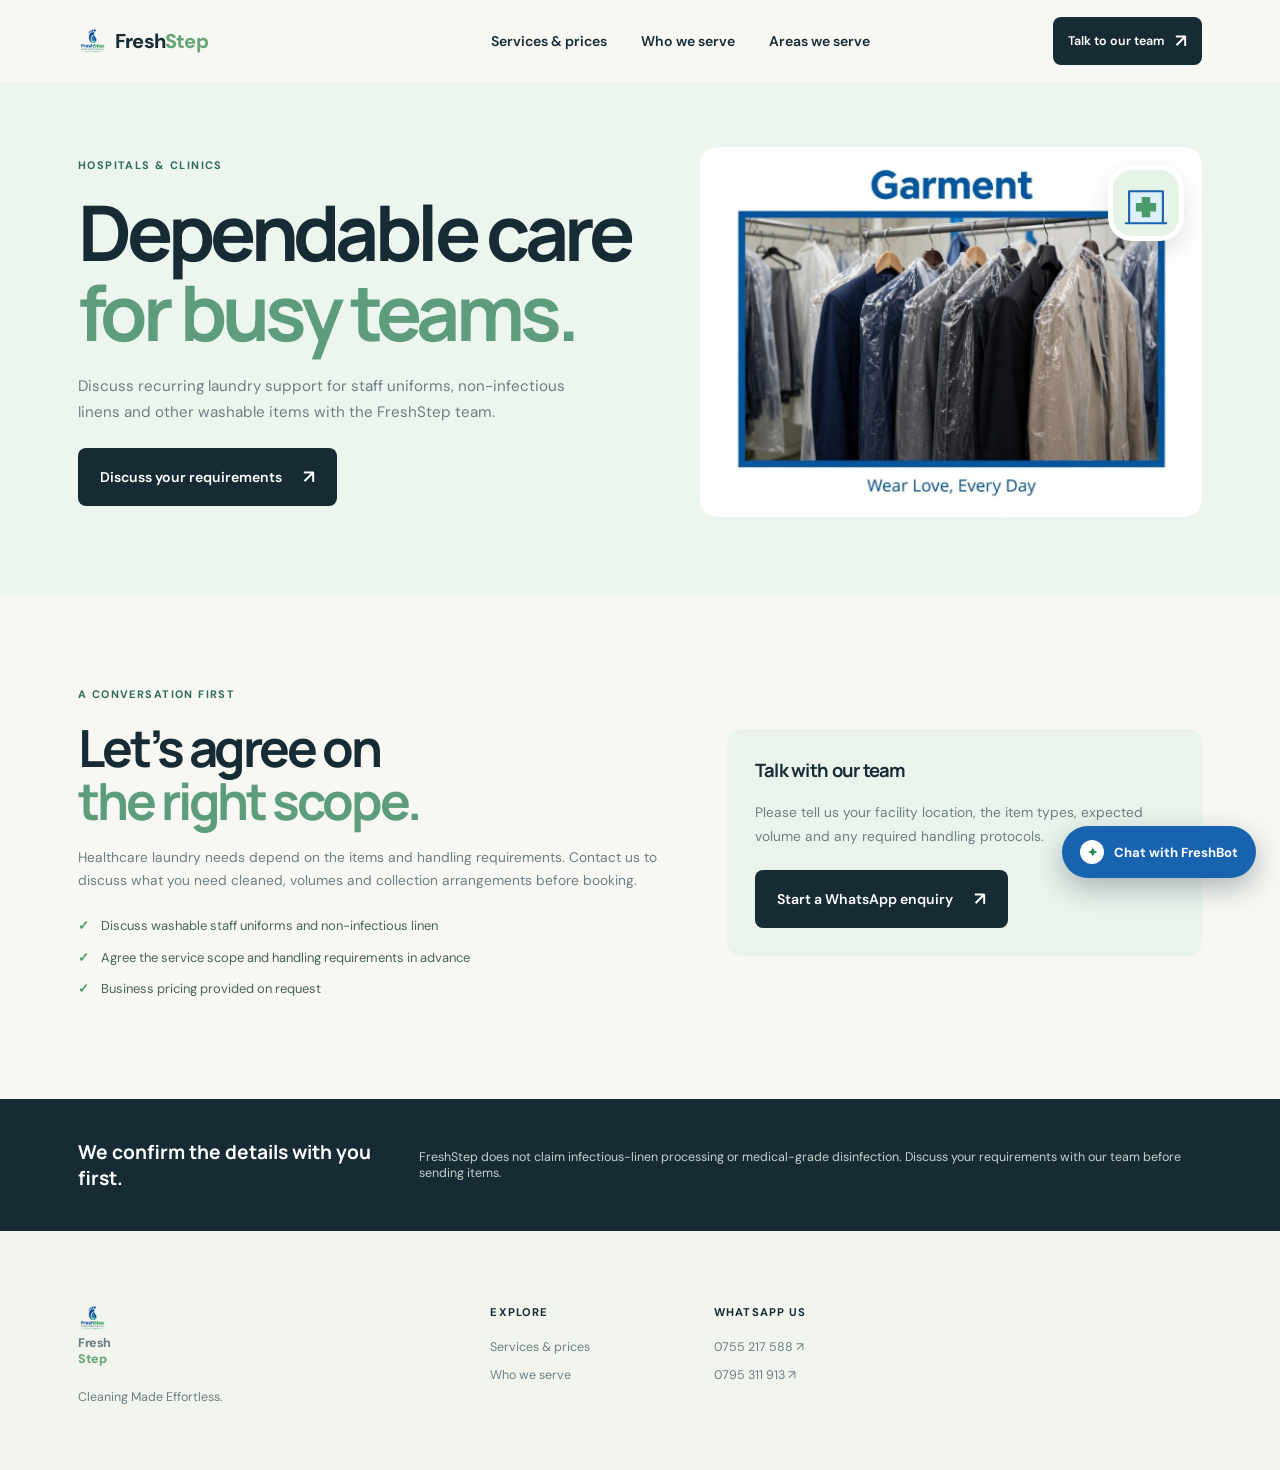
<file: healthcare.html>
<!doctype html>
<html lang="en">
  <head>
    <meta charset="UTF-8" /><meta name="viewport" content="width=device-width, initial-scale=1.0" />
    <meta name="description" content="Discuss laundry support for clinics and hospitals with FreshStep." />
    <title>Healthcare Laundry Enquiries | FreshStep</title>
    <link rel="preconnect" href="https://fonts.googleapis.com" /><link rel="preconnect" href="https://fonts.gstatic.com" />
    <link href="https://fonts.googleapis.com/css2?family=DM+Sans:wght@400;500;600;700&family=Manrope:wght@700;800&display=swap" rel="stylesheet" />
    <link rel="stylesheet" href="styles.css" /><link rel="stylesheet" href="page-extras.css" /><link rel="stylesheet" href="customer-detail.css" /><link rel="stylesheet" href="freshbot.css" /><link rel="stylesheet" href="iconic.css" />
  </head>
  <body>
    <header class="site-header"><a class="brand" href="index.html"><img src="assets/freshstep-logo.jpg" alt="" /><span>Fresh<span>Step</span></span></a><nav class="desktop-nav"><a href="services.html">Services & prices</a><a href="customers.html">Who we serve</a><a href="index.html#areas">Areas we serve</a></nav><a class="button button-small" href="https://wa.me/256755217588?text=Hello%20FreshStep%2C%20I%27d%20like%20to%20discuss%20clinic%20laundry." target="_blank" rel="noreferrer">Talk to our team <span>↗</span></a></header>
    <main>
      <section class="detail-hero"><div class="section-shell detail-layout"><div><div class="eyebrow">Hospitals & clinics</div><h1>Dependable care<br /><em>for busy teams.</em></h1><p>Discuss recurring laundry support for staff uniforms, non-infectious linens and other washable items with the FreshStep team.</p><a class="button" href="https://wa.me/256755217588?text=Hello%20FreshStep%2C%20I%27d%20like%20to%20discuss%20laundry%20for%20a%20clinic%20or%20hospital." target="_blank" rel="noreferrer">Discuss your requirements <span>↗</span></a></div><div class="detail-art"><img src="assets/garment-care.jpg" alt="Garments prepared for professional care" /><span class="detail-art-symbol" aria-hidden="true"><svg class="iconic-mark" viewBox="0 0 64 64"><path class="icon-soft" d="M12 18h40v38H12z"/><path class="icon-outline" d="M12 56V18h40v38M8 56h48"/><path class="icon-green" d="M27 25h10v7h7v10h-7v7H27v-7h-7V32h7z"/></svg></span></div></div></section>
      <section class="section-shell detail-content"><div class="detail-content-grid"><div><div class="eyebrow">A conversation first</div><h2>Let’s agree on<br /><em>the right scope.</em></h2><p>Healthcare laundry needs depend on the items and handling requirements. Contact us to discuss what you need cleaned, volumes and collection arrangements before booking.</p><div class="detail-points"><div class="detail-point"><span>✓</span> Discuss washable staff uniforms and non-infectious linen</div><div class="detail-point"><span>✓</span> Agree the service scope and handling requirements in advance</div><div class="detail-point"><span>✓</span> Business pricing provided on request</div></div></div><aside class="detail-side-card"><h3>Talk with our team</h3><p>Please tell us your facility location, the item types, expected volume and any required handling protocols.</p><a class="button" href="https://wa.me/256755217588?text=Hello%20FreshStep%2C%20we%20are%20a%20healthcare%20facility%20and%20would%20like%20to%20discuss%20laundry%20requirements." target="_blank" rel="noreferrer">Start a WhatsApp enquiry <span>↗</span></a></aside></div></section>
      <section class="detail-ribbon"><div class="section-shell detail-ribbon-inner"><strong>We confirm the details with you first.</strong><span>FreshStep does not claim infectious-linen processing or medical-grade disinfection. Discuss your requirements with our team before sending items.</span></div></section>
    </main>
    <footer><div class="section-shell footer-grid"><div><a class="brand" href="index.html"><img src="assets/freshstep-logo.jpg" alt="" /><span>Fresh<span>Step</span></span></a><p>Cleaning Made Effortless.</p></div><div><h4>Explore</h4><a href="services.html">Services & prices</a><a href="customers.html">Who we serve</a></div><div><h4>WhatsApp us</h4><a href="https://wa.me/256755217588">0755 217 588 ↗</a><a href="https://wa.me/256795311913">0795 311 913 ↗</a></div></div></footer>
    <div class="freshbot" data-freshbot><section class="freshbot-panel" id="freshbot-panel" aria-label="FreshBot assistant" hidden><div class="freshbot-header"><span class="freshbot-avatar">F</span><div><strong>FreshBot</strong><small>FreshStep virtual assistant</small></div><button class="freshbot-close" type="button" aria-label="Close FreshBot">×</button></div><div class="freshbot-messages" role="log" aria-live="polite"><p class="bot-message">Hi! I’m FreshBot. Ask me about healthcare enquiries, services, prices or areas.</p></div><div class="freshbot-quick"><button type="button" data-prompt="I need a healthcare business quote">Healthcare enquiry</button><button type="button" data-prompt="Show me services and prices">Prices</button></div><form class="freshbot-form"><label class="sr-only" for="freshbot-input">Ask FreshBot a question</label><input id="freshbot-input" type="text" placeholder="Ask FreshBot…" required /><button type="submit" aria-label="Send message">↑</button></form></section><button class="freshbot-launch" type="button" aria-expanded="false" aria-controls="freshbot-panel"><span>✦</span> Chat with FreshBot</button></div>
    <script src="freshbot.js"></script>
  </body>
</html>
</file>
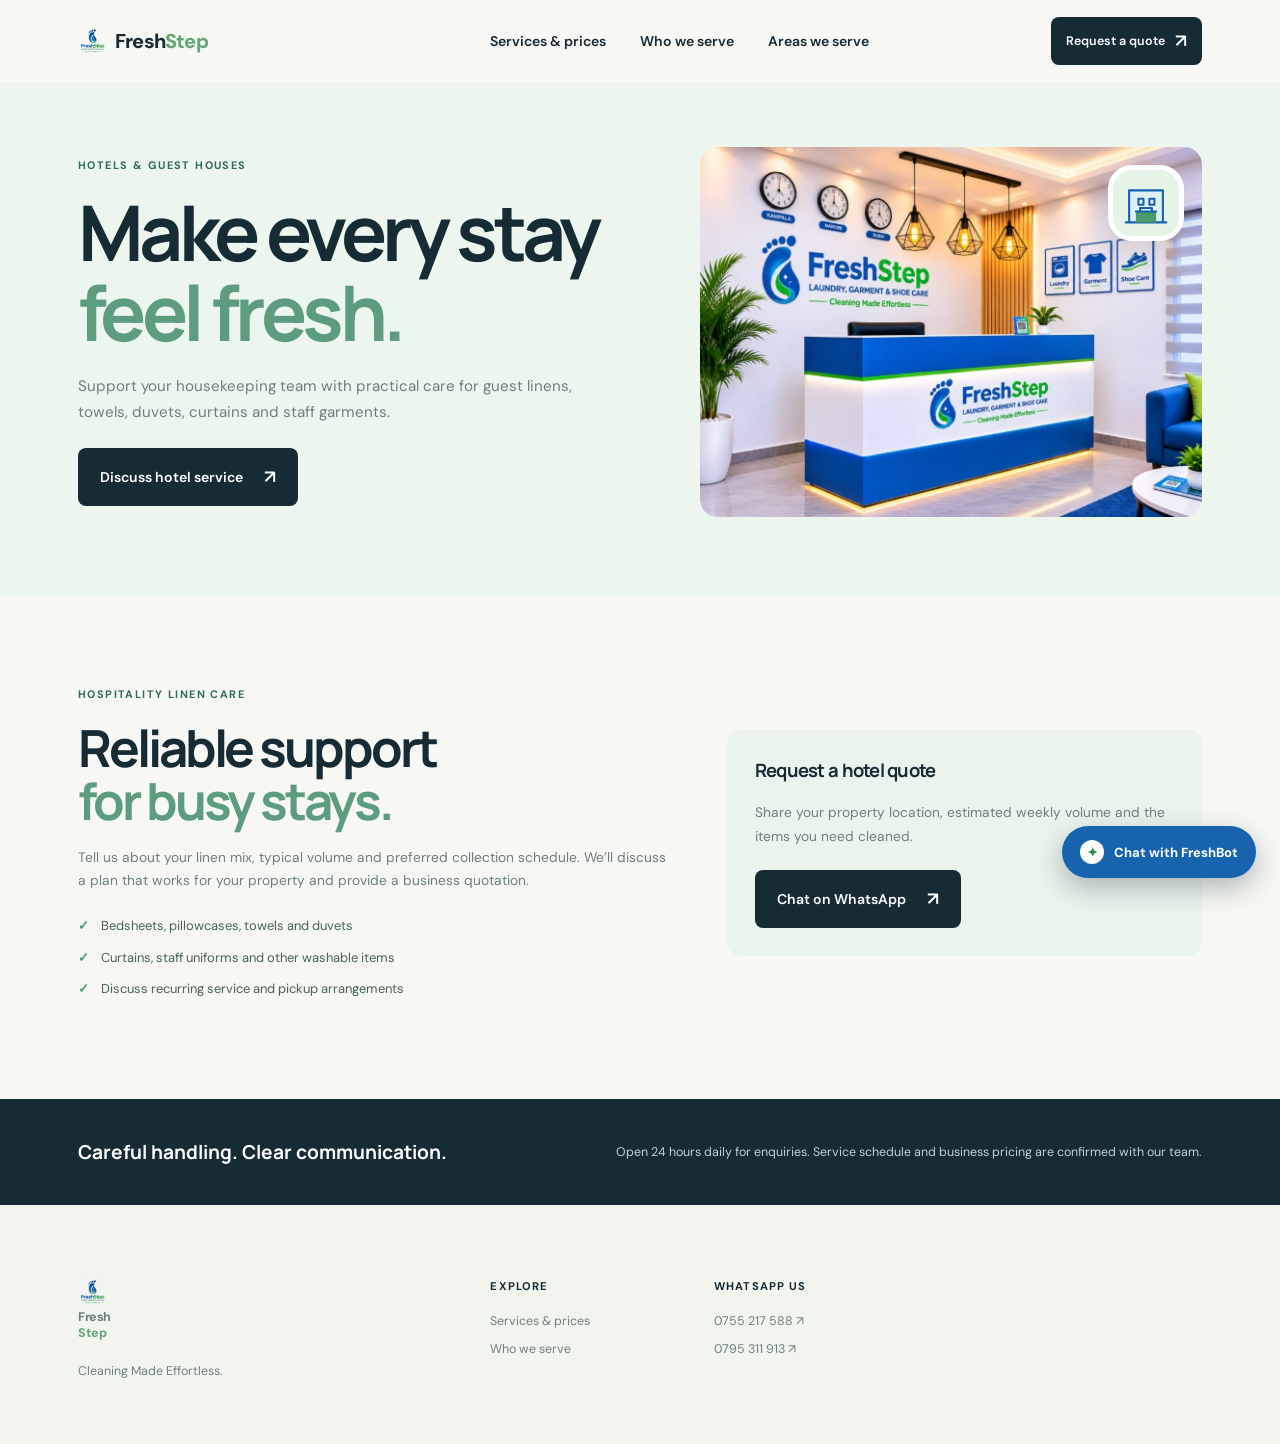
<file: hotels.html>
<!doctype html>
<html lang="en">
  <head>
    <meta charset="UTF-8" /><meta name="viewport" content="width=device-width, initial-scale=1.0" />
    <meta name="description" content="Laundry and linen care for hotels, guest houses and hospitality teams from FreshStep." />
    <title>Hotel & Guest House Laundry | FreshStep</title>
    <link rel="preconnect" href="https://fonts.googleapis.com" /><link rel="preconnect" href="https://fonts.gstatic.com" crossorigin />
    <link href="https://fonts.googleapis.com/css2?family=DM+Sans:wght@400;500;600;700&family=Manrope:wght@700;800&display=swap" rel="stylesheet" />
    <link rel="stylesheet" href="styles.css" /><link rel="stylesheet" href="page-extras.css" /><link rel="stylesheet" href="customer-detail.css" /><link rel="stylesheet" href="freshbot.css" /><link rel="stylesheet" href="iconic.css" />
  </head>
  <body>
    <header class="site-header"><a class="brand" href="index.html"><img src="assets/freshstep-logo.jpg" alt="" /><span>Fresh<span>Step</span></span></a><nav class="desktop-nav"><a href="services.html">Services & prices</a><a href="customers.html">Who we serve</a><a href="index.html#areas">Areas we serve</a></nav><a class="button button-small" href="https://wa.me/256755217588?text=Hello%20FreshStep%2C%20I%27d%20like%20a%20hotel%20laundry%20quote." target="_blank" rel="noreferrer">Request a quote <span>↗</span></a></header>
    <main>
      <section class="detail-hero"><div class="section-shell detail-layout"><div><div class="eyebrow">Hotels & guest houses</div><h1>Make every stay<br /><em>feel fresh.</em></h1><p>Support your housekeeping team with practical care for guest linens, towels, duvets, curtains and staff garments.</p><a class="button" href="https://wa.me/256755217588?text=Hello%20FreshStep%2C%20I%27d%20like%20to%20discuss%20hotel%20laundry%20services." target="_blank" rel="noreferrer">Discuss hotel service <span>↗</span></a></div><div class="detail-art"><img src="assets/freshstep-store.jpg" alt="FreshStep Laundry service counter" /><span class="detail-art-symbol" aria-hidden="true"><svg class="iconic-mark" viewBox="0 0 64 64"><path class="icon-soft" d="M12 17h40v38H12z"/><path class="icon-outline" d="M12 55V17h40v38M8 55h48M23 27h6v7h-6zm13 0h6v7h-6z"/><path class="icon-green" d="M20 42h24v13H20z"/><path class="icon-outline" d="M20 42h24M25 42v-4h14v4"/></svg></span></div></div></section>
      <section class="section-shell detail-content"><div class="detail-content-grid"><div><div class="eyebrow">Hospitality linen care</div><h2>Reliable support<br /><em>for busy stays.</em></h2><p>Tell us about your linen mix, typical volume and preferred collection schedule. We’ll discuss a plan that works for your property and provide a business quotation.</p><div class="detail-points"><div class="detail-point"><span>✓</span> Bedsheets, pillowcases, towels and duvets</div><div class="detail-point"><span>✓</span> Curtains, staff uniforms and other washable items</div><div class="detail-point"><span>✓</span> Discuss recurring service and pickup arrangements</div></div></div><aside class="detail-side-card"><h3>Request a hotel quote</h3><p>Share your property location, estimated weekly volume and the items you need cleaned.</p><a class="button" href="https://wa.me/256755217588?text=Hello%20FreshStep%2C%20I%27d%20like%20a%20hotel%20laundry%20quote.%20Property%20location%3A%20" target="_blank" rel="noreferrer">Chat on WhatsApp <span>↗</span></a></aside></div></section>
      <section class="detail-ribbon"><div class="section-shell detail-ribbon-inner"><strong>Careful handling. Clear communication.</strong><span>Open 24 hours daily for enquiries. Service schedule and business pricing are confirmed with our team.</span></div></section>
    </main>
    <footer><div class="section-shell footer-grid"><div><a class="brand" href="index.html"><img src="assets/freshstep-logo.jpg" alt="" /><span>Fresh<span>Step</span></span></a><p>Cleaning Made Effortless.</p></div><div><h4>Explore</h4><a href="services.html">Services & prices</a><a href="customers.html">Who we serve</a></div><div><h4>WhatsApp us</h4><a href="https://wa.me/256755217588">0755 217 588 ↗</a><a href="https://wa.me/256795311913">0795 311 913 ↗</a></div></div></footer>
    <div class="freshbot" data-freshbot><section class="freshbot-panel" id="freshbot-panel" aria-label="FreshBot assistant" hidden><div class="freshbot-header"><span class="freshbot-avatar">F</span><div><strong>FreshBot</strong><small>FreshStep virtual assistant</small></div><button class="freshbot-close" type="button" aria-label="Close FreshBot">×</button></div><div class="freshbot-messages" role="log" aria-live="polite"><p class="bot-message">Hi! I’m FreshBot. Ask me about hotel laundry, bulk items, prices or areas.</p></div><div class="freshbot-quick"><button type="button" data-prompt="I need a business quote">Hotel quote</button><button type="button" data-prompt="Show me services and prices">Prices</button></div><form class="freshbot-form"><label class="sr-only" for="freshbot-input">Ask FreshBot a question</label><input id="freshbot-input" type="text" placeholder="Ask FreshBot…" required /><button type="submit" aria-label="Send message">↑</button></form></section><button class="freshbot-launch" type="button" aria-expanded="false" aria-controls="freshbot-panel"><span>✦</span> Chat with FreshBot</button></div>
    <script src="freshbot.js"></script>
  </body>
</html>
</file>
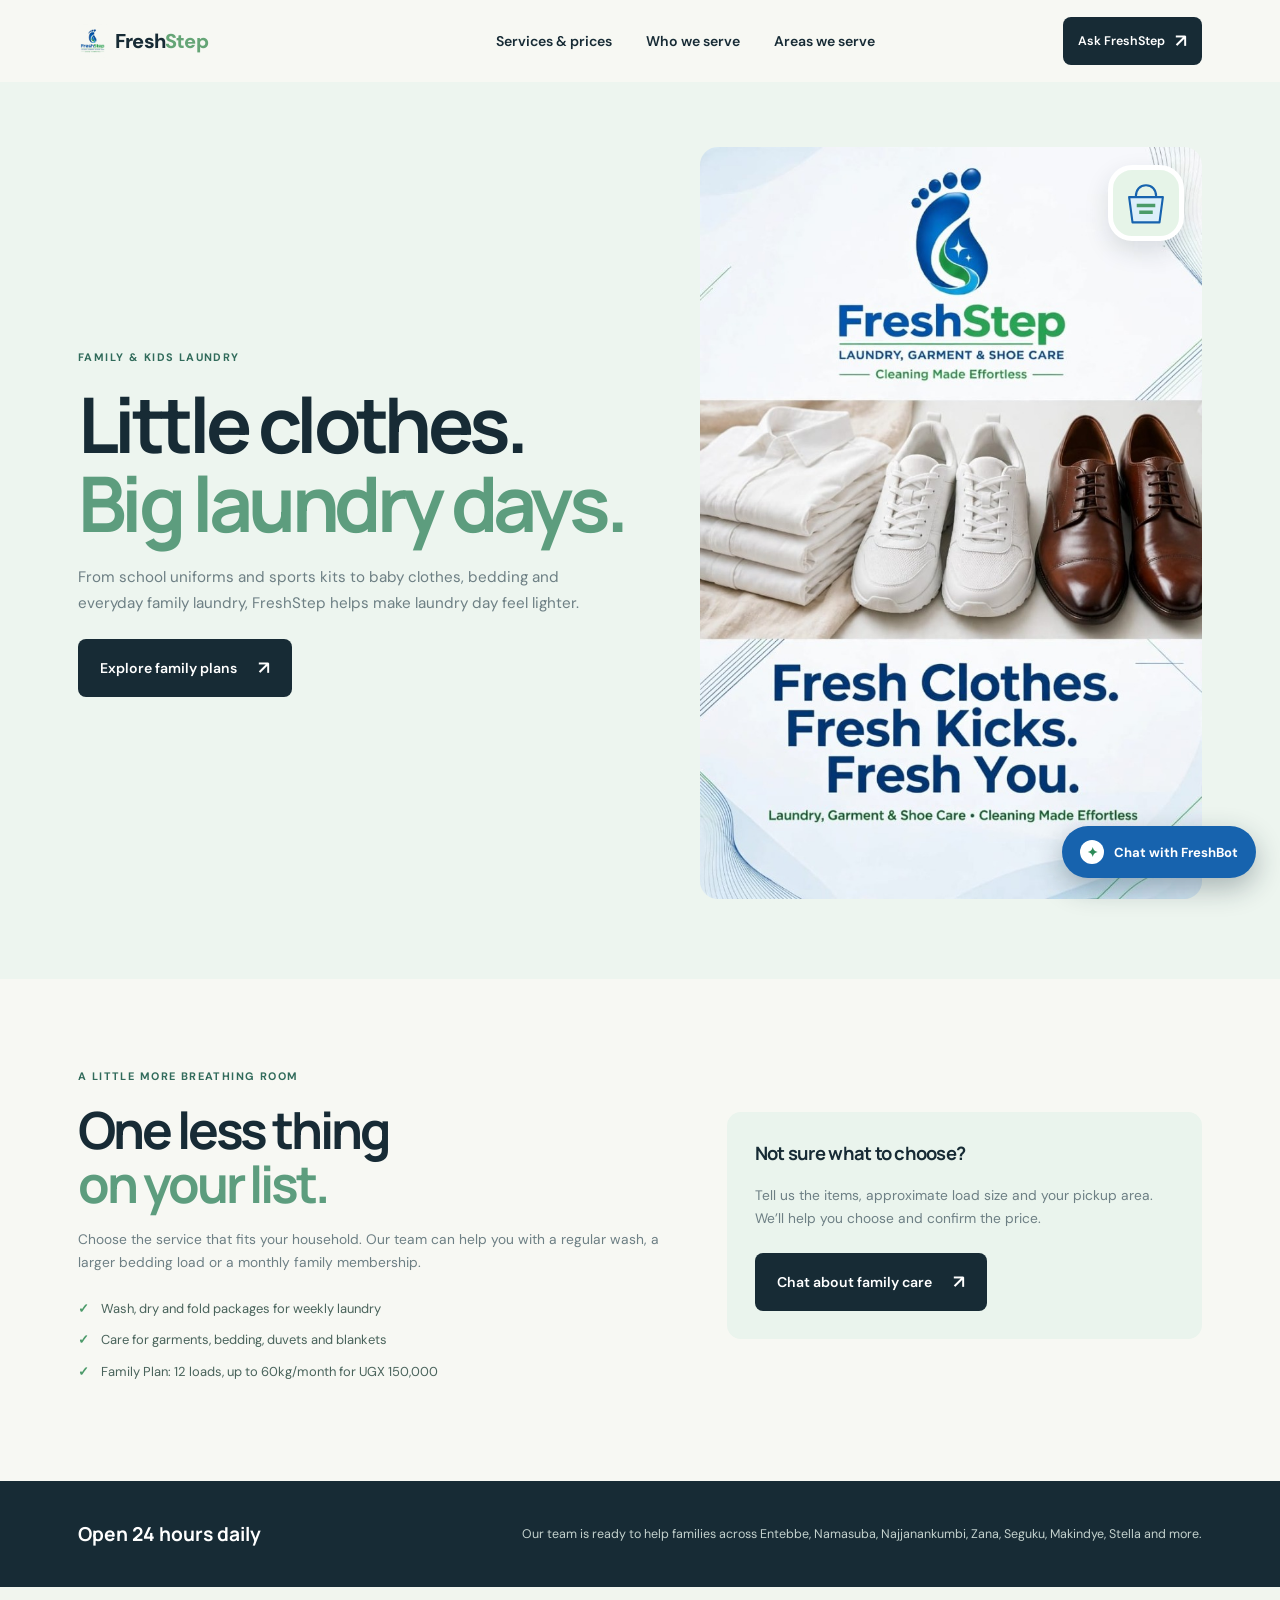
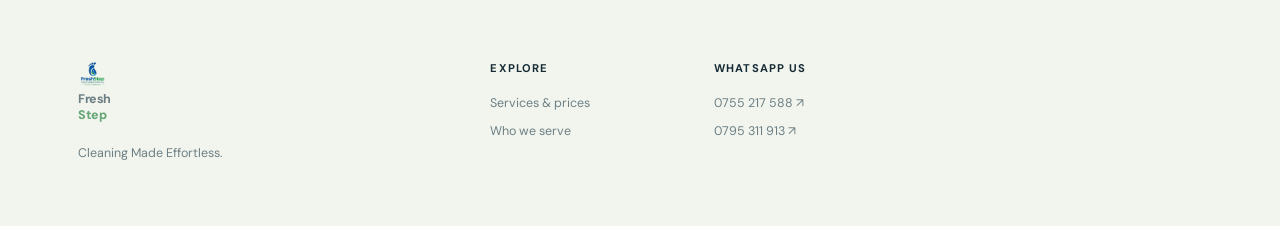
<file: kids.html>
<!doctype html>
<html lang="en">
  <head>
    <meta charset="UTF-8" /><meta name="viewport" content="width=device-width, initial-scale=1.0" />
    <meta name="description" content="FreshStep laundry care for families, kids, school uniforms and everyday home loads." />
    <title>Family & Kids Laundry | FreshStep</title>
    <link rel="preconnect" href="https://fonts.googleapis.com" /><link rel="preconnect" href="https://fonts.gstatic.com" crossorigin />
    <link href="https://fonts.googleapis.com/css2?family=DM+Sans:wght@400;500;600;700&family=Manrope:wght@700;800&display=swap" rel="stylesheet" />
    <link rel="stylesheet" href="styles.css" /><link rel="stylesheet" href="page-extras.css" /><link rel="stylesheet" href="customer-detail.css" /><link rel="stylesheet" href="freshbot.css" /><link rel="stylesheet" href="iconic.css" />
  </head>
  <body>
    <header class="site-header"><a class="brand" href="index.html"><img src="assets/freshstep-logo.jpg" alt="" /><span>Fresh<span>Step</span></span></a><nav class="desktop-nav"><a href="services.html">Services & prices</a><a href="customers.html">Who we serve</a><a href="index.html#areas">Areas we serve</a></nav><a class="button button-small" href="https://wa.me/256755217588?text=Hello%20FreshStep%2C%20I%27d%20like%20family%20laundry%20care." target="_blank" rel="noreferrer">Ask FreshStep <span>↗</span></a></header>
    <main>
      <section class="detail-hero"><div class="section-shell detail-layout"><div><div class="eyebrow">Family & kids laundry</div><h1>Little clothes.<br /><em>Big laundry days.</em></h1><p>From school uniforms and sports kits to baby clothes, bedding and everyday family laundry, FreshStep helps make laundry day feel lighter.</p><a class="button" href="services.html#packages">Explore family plans <span>↗</span></a></div><div class="detail-art"><img src="assets/fresh-clothes-shoes.jpg" alt="Freshly cleaned clothes ready for the family" /><span class="detail-art-symbol" aria-hidden="true"><svg class="iconic-mark" viewBox="0 0 64 64"><path class="icon-soft" d="M12 25h40l-4 30H16z"/><path class="icon-outline" d="M12 25h40l-4 30H16zM20 24c0-8 5-13 12-13s12 5 12 13"/><path class="icon-green" d="M21 33h22v4H21zm3 8h16v4H24z"/></svg></span></div></div></section>
      <section class="section-shell detail-content"><div class="detail-content-grid"><div><div class="eyebrow">A little more breathing room</div><h2>One less thing<br /><em>on your list.</em></h2><p>Choose the service that fits your household. Our team can help you with a regular wash, a larger bedding load or a monthly family membership.</p><div class="detail-points"><div class="detail-point"><span>✓</span> Wash, dry and fold packages for weekly laundry</div><div class="detail-point"><span>✓</span> Care for garments, bedding, duvets and blankets</div><div class="detail-point"><span>✓</span> Family Plan: 12 loads, up to 60kg/month for UGX 150,000</div></div></div><aside class="detail-side-card"><h3>Not sure what to choose?</h3><p>Tell us the items, approximate load size and your pickup area. We’ll help you choose and confirm the price.</p><a class="button" href="https://wa.me/256755217588?text=Hello%20FreshStep%2C%20I%20need%20help%20choosing%20laundry%20care%20for%20my%20family." target="_blank" rel="noreferrer">Chat about family care <span>↗</span></a></aside></div></section>
      <section class="detail-ribbon"><div class="section-shell detail-ribbon-inner"><strong>Open 24 hours daily</strong><span>Our team is ready to help families across Entebbe, Namasuba, Najjanankumbi, Zana, Seguku, Makindye, Stella and more.</span></div></section>
    </main>
    <footer><div class="section-shell footer-grid"><div><a class="brand" href="index.html"><img src="assets/freshstep-logo.jpg" alt="" /><span>Fresh<span>Step</span></span></a><p>Cleaning Made Effortless.</p></div><div><h4>Explore</h4><a href="services.html">Services & prices</a><a href="customers.html">Who we serve</a></div><div><h4>WhatsApp us</h4><a href="https://wa.me/256755217588">0755 217 588 ↗</a><a href="https://wa.me/256795311913">0795 311 913 ↗</a></div></div></footer>
    <div class="freshbot" data-freshbot><section class="freshbot-panel" id="freshbot-panel" aria-label="FreshBot assistant" hidden><div class="freshbot-header"><span class="freshbot-avatar">F</span><div><strong>FreshBot</strong><small>FreshStep virtual assistant</small></div><button class="freshbot-close" type="button" aria-label="Close FreshBot">×</button></div><div class="freshbot-messages" role="log" aria-live="polite"><p class="bot-message">Hi! I’m FreshBot. Ask me about family care, prices, areas or opening hours.</p></div><div class="freshbot-quick"><button type="button" data-prompt="Show me services and prices">Prices</button><button type="button" data-prompt="Which areas do you serve?">Service areas</button></div><form class="freshbot-form"><label class="sr-only" for="freshbot-input">Ask FreshBot a question</label><input id="freshbot-input" type="text" placeholder="Ask FreshBot…" required /><button type="submit" aria-label="Send message">↑</button></form></section><button class="freshbot-launch" type="button" aria-expanded="false" aria-controls="freshbot-panel"><span>✦</span> Chat with FreshBot</button></div>
    <script src="freshbot.js"></script>
  </body>
</html>
</file>
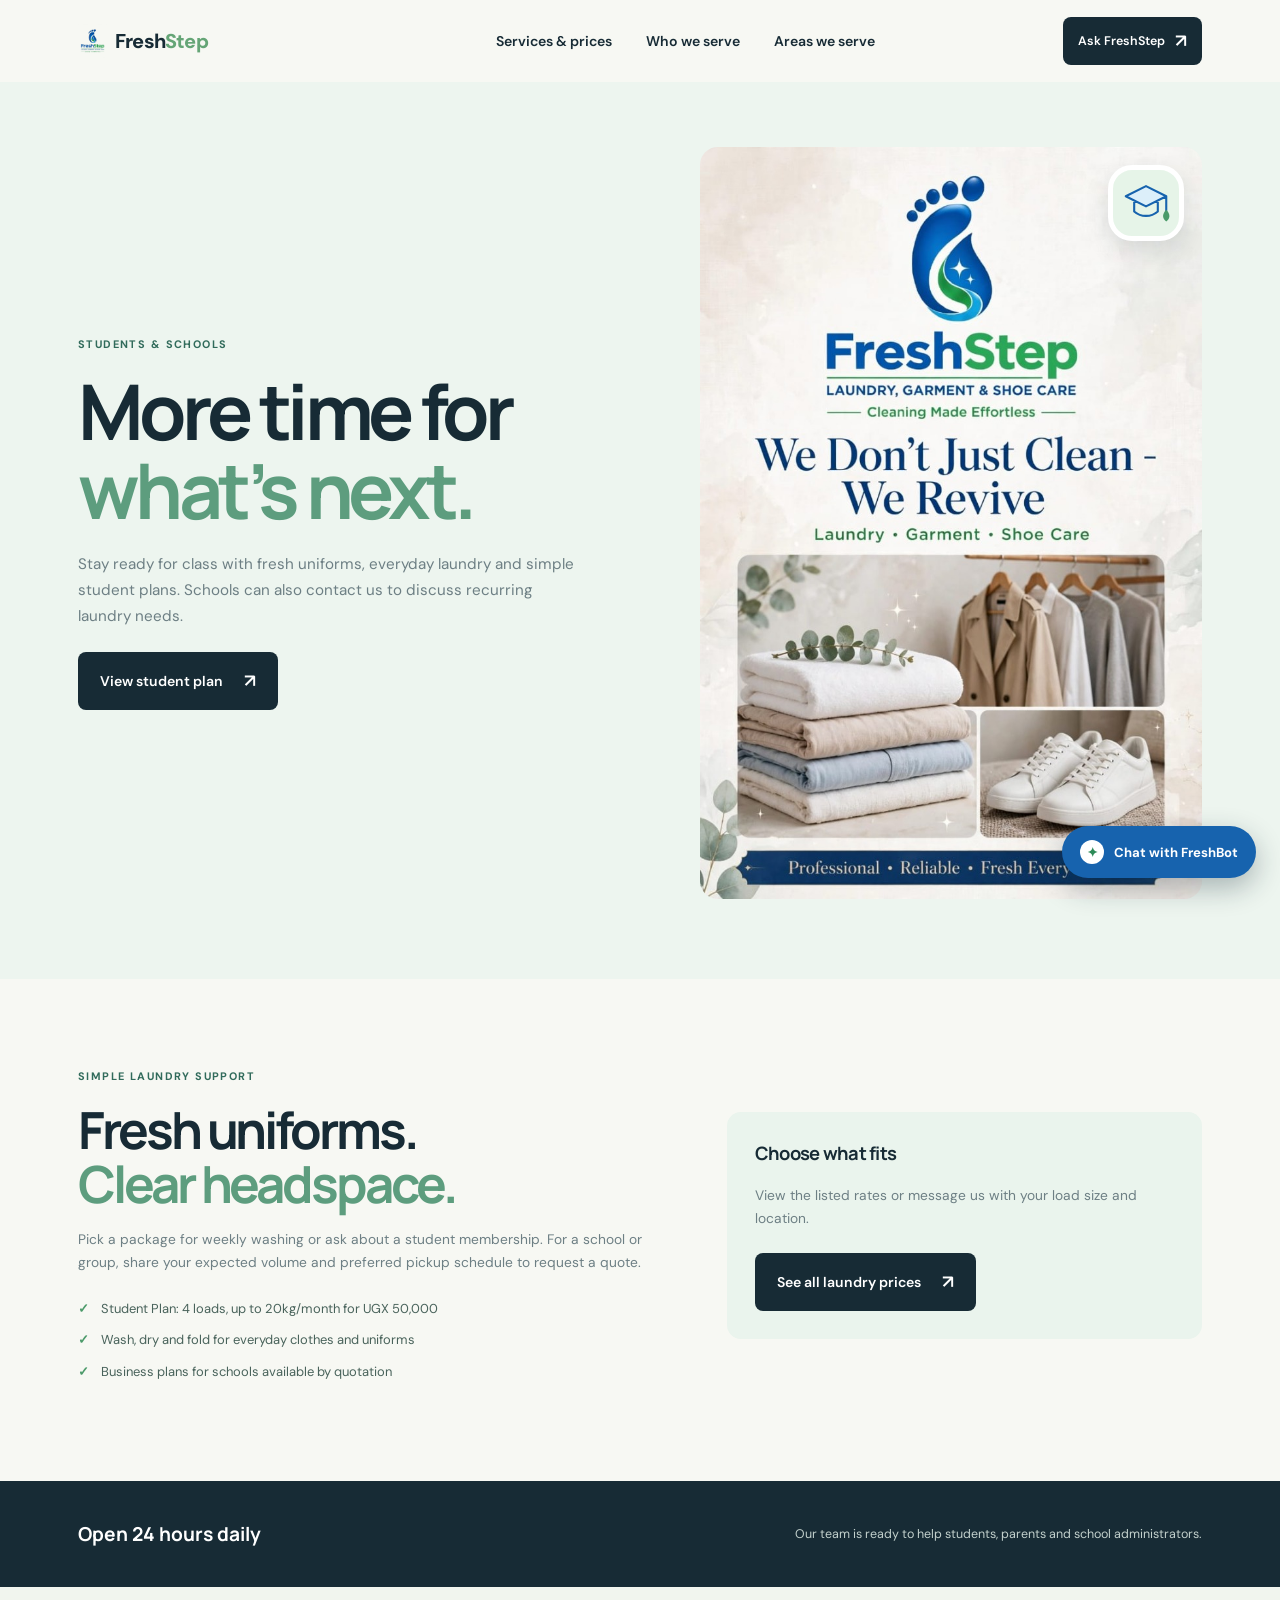
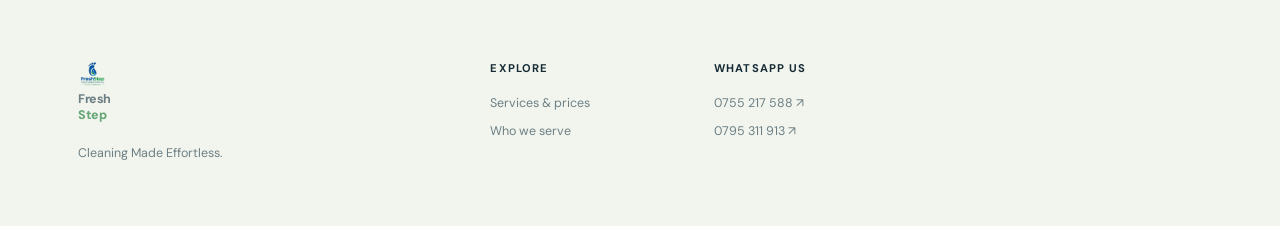
<file: schools.html>
<!doctype html>
<html lang="en">
  <head>
    <meta charset="UTF-8" /><meta name="viewport" content="width=device-width, initial-scale=1.0" />
    <meta name="description" content="Student, school uniform and campus laundry care from FreshStep." />
    <title>Student & School Laundry | FreshStep</title>
    <link rel="preconnect" href="https://fonts.googleapis.com" /><link rel="preconnect" href="https://fonts.gstatic.com" crossorigin />
    <link href="https://fonts.googleapis.com/css2?family=DM+Sans:wght@400;500;600;700&family=Manrope:wght@700;800&display=swap" rel="stylesheet" />
    <link rel="stylesheet" href="styles.css" /><link rel="stylesheet" href="page-extras.css" /><link rel="stylesheet" href="customer-detail.css" /><link rel="stylesheet" href="freshbot.css" /><link rel="stylesheet" href="iconic.css" />
  </head>
  <body>
    <header class="site-header"><a class="brand" href="index.html"><img src="assets/freshstep-logo.jpg" alt="" /><span>Fresh<span>Step</span></span></a><nav class="desktop-nav"><a href="services.html">Services & prices</a><a href="customers.html">Who we serve</a><a href="index.html#areas">Areas we serve</a></nav><a class="button button-small" href="https://wa.me/256755217588?text=Hello%20FreshStep%2C%20I%27d%20like%20student%20laundry%20care." target="_blank" rel="noreferrer">Ask FreshStep <span>↗</span></a></header>
    <main>
      <section class="detail-hero"><div class="section-shell detail-layout"><div><div class="eyebrow">Students & schools</div><h1>More time for<br /><em>what’s next.</em></h1><p>Stay ready for class with fresh uniforms, everyday laundry and simple student plans. Schools can also contact us to discuss recurring laundry needs.</p><a class="button" href="services.html#packages">View student plan <span>↗</span></a></div><div class="detail-art"><img src="assets/revive-mockup.jpg" alt="Clean, folded clothing ready for use" /><span class="detail-art-symbol" aria-hidden="true"><svg class="iconic-mark" viewBox="0 0 64 64"><path class="icon-soft" d="m8 24 24-12 24 12-24 12z"/><path class="icon-outline" d="m8 24 24-12 24 12-24 12zM18 29v13c8 7 20 7 28 0V29M56 24v17"/><path class="icon-green" d="M56 40c-5 5-5 10 0 14 5-4 5-9 0-14"/></svg></span></div></div></section>
      <section class="section-shell detail-content"><div class="detail-content-grid"><div><div class="eyebrow">Simple laundry support</div><h2>Fresh uniforms.<br /><em>Clear headspace.</em></h2><p>Pick a package for weekly washing or ask about a student membership. For a school or group, share your expected volume and preferred pickup schedule to request a quote.</p><div class="detail-points"><div class="detail-point"><span>✓</span> Student Plan: 4 loads, up to 20kg/month for UGX 50,000</div><div class="detail-point"><span>✓</span> Wash, dry and fold for everyday clothes and uniforms</div><div class="detail-point"><span>✓</span> Business plans for schools available by quotation</div></div></div><aside class="detail-side-card"><h3>Choose what fits</h3><p>View the listed rates or message us with your load size and location.</p><a class="button" href="services.html#packages">See all laundry prices <span>↗</span></a></aside></div></section>
      <section class="detail-ribbon"><div class="section-shell detail-ribbon-inner"><strong>Open 24 hours daily</strong><span>Our team is ready to help students, parents and school administrators.</span></div></section>
    </main>
    <footer><div class="section-shell footer-grid"><div><a class="brand" href="index.html"><img src="assets/freshstep-logo.jpg" alt="" /><span>Fresh<span>Step</span></span></a><p>Cleaning Made Effortless.</p></div><div><h4>Explore</h4><a href="services.html">Services & prices</a><a href="customers.html">Who we serve</a></div><div><h4>WhatsApp us</h4><a href="https://wa.me/256755217588">0755 217 588 ↗</a><a href="https://wa.me/256795311913">0795 311 913 ↗</a></div></div></footer>
    <div class="freshbot" data-freshbot><section class="freshbot-panel" id="freshbot-panel" aria-label="FreshBot assistant" hidden><div class="freshbot-header"><span class="freshbot-avatar">F</span><div><strong>FreshBot</strong><small>FreshStep virtual assistant</small></div><button class="freshbot-close" type="button" aria-label="Close FreshBot">×</button></div><div class="freshbot-messages" role="log" aria-live="polite"><p class="bot-message">Hi! I’m FreshBot. Ask me about student plans, laundry prices or pickup areas.</p></div><div class="freshbot-quick"><button type="button" data-prompt="Show me services and prices">View prices</button><button type="button" data-prompt="Which areas do you serve?">Service areas</button></div><form class="freshbot-form"><label class="sr-only" for="freshbot-input">Ask FreshBot a question</label><input id="freshbot-input" type="text" placeholder="Ask FreshBot…" required /><button type="submit" aria-label="Send message">↑</button></form></section><button class="freshbot-launch" type="button" aria-expanded="false" aria-controls="freshbot-panel"><span>✦</span> Chat with FreshBot</button></div>
    <script src="freshbot.js"></script>
  </body>
</html>
</file>
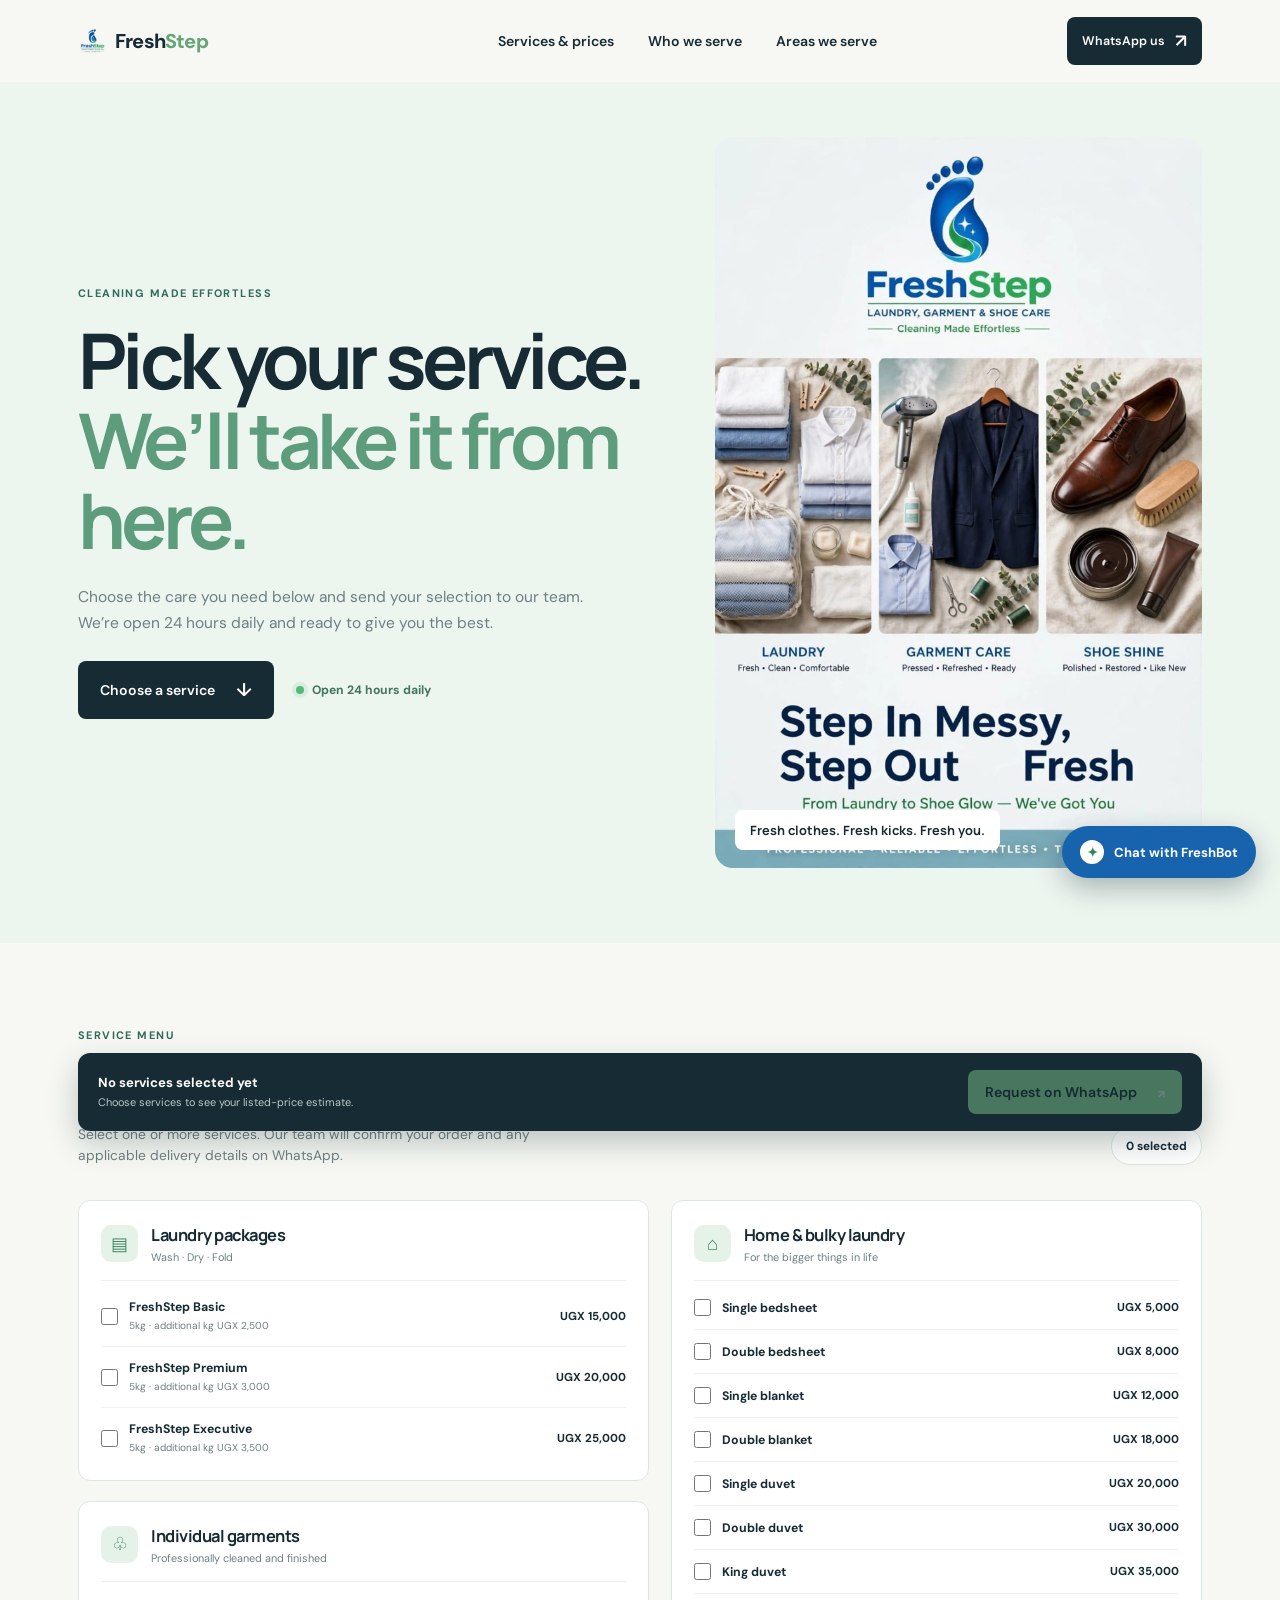
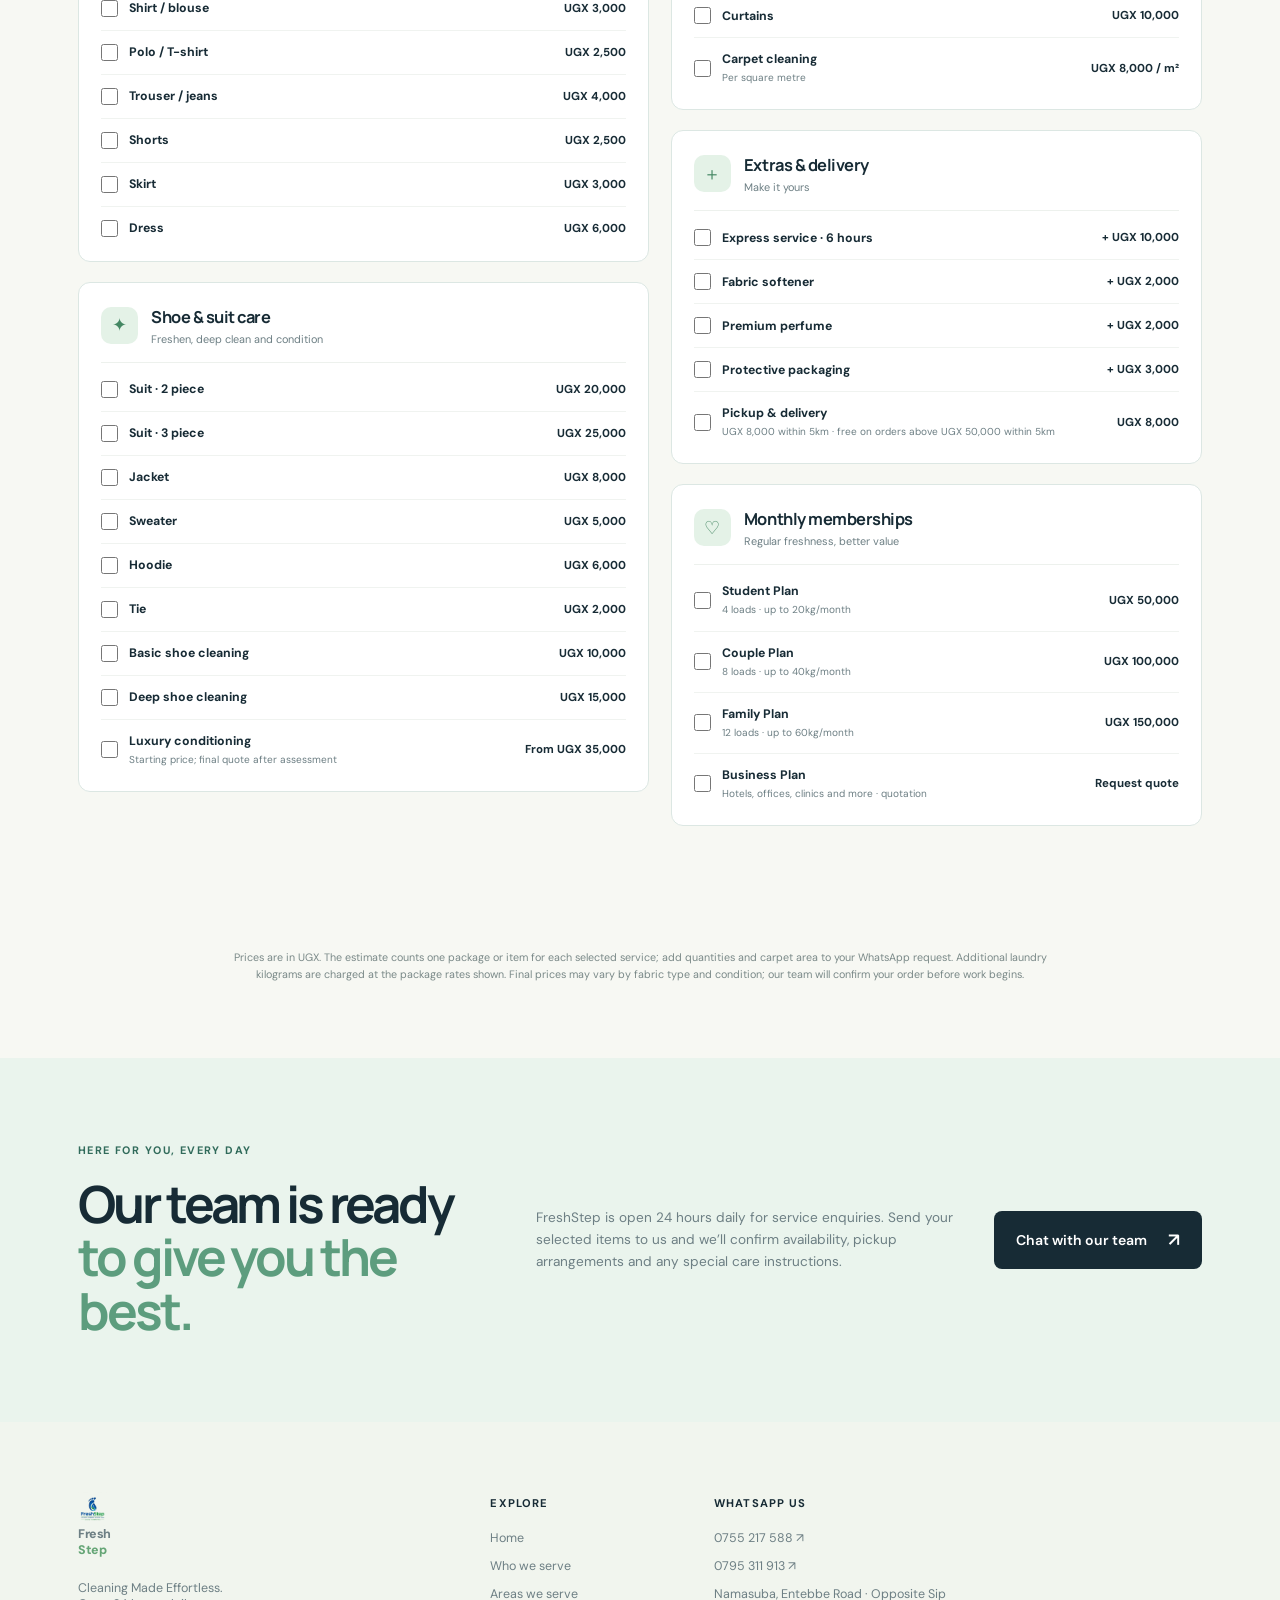
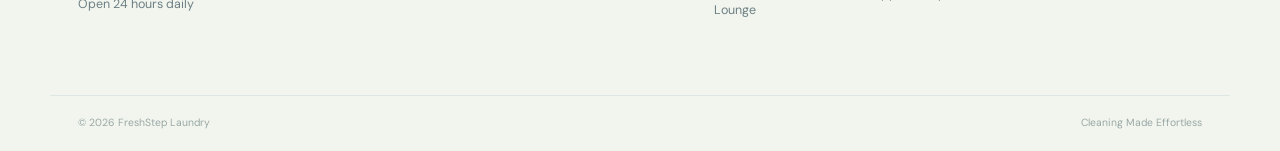
<file: services.html>
<!doctype html>
<html lang="en">
  <head>
    <meta charset="UTF-8" />
    <meta name="viewport" content="width=device-width, initial-scale=1.0" />
    <meta name="description" content="Explore FreshStep laundry, garment, shoe and bulky laundry services with prices in UGX." />
    <title>Services & Prices | FreshStep Laundry</title>
    <link rel="preconnect" href="https://fonts.googleapis.com" />
    <link rel="preconnect" href="https://fonts.gstatic.com" crossorigin />
    <link href="https://fonts.googleapis.com/css2?family=DM+Sans:wght@400;500;600;700&family=Manrope:wght@700;800&display=swap" rel="stylesheet" />
    <link rel="stylesheet" href="styles.css" />
    <link rel="stylesheet" href="page-extras.css" />
    <link rel="stylesheet" href="freshbot.css" />
  </head>
  <body>
    <header class="site-header">
      <a class="brand" href="index.html"><img src="assets/freshstep-logo.jpg" alt="" /><span>Fresh<span>Step</span></span></a>
      <nav class="desktop-nav" aria-label="Main navigation">
        <a href="services.html" aria-current="page">Services & prices</a>
        <a href="customers.html">Who we serve</a>
        <a href="index.html#areas">Areas we serve</a>
      </nav>
      <a class="button button-small" href="https://wa.me/256755217588?text=Hello%20FreshStep%2C%20I%27d%20like%20to%20ask%20about%20your%20services." target="_blank" rel="noreferrer">WhatsApp us <span>↗</span></a>
    </header>

    <main>
      <section class="service-hero">
        <div class="section-shell service-hero-layout">
          <div><div class="eyebrow">Cleaning Made Effortless</div><h1>Pick your service.<br /><em>We’ll take it from here.</em></h1><p>Choose the care you need below and send your selection to our team. We’re open 24 hours daily and ready to give you the best.</p><div class="service-hero-actions"><a class="button" href="#service-picker">Choose a service <span>↓</span></a><span class="open-label"><i></i> Open 24 hours daily</span></div></div>
          <div class="service-hero-image"><img src="assets/freshstep-services.jpg" alt="FreshStep laundry, garment care and shoe shine" /><span>Fresh clothes. Fresh kicks. Fresh you.</span></div>
        </div>
      </section>

      <section class="section-shell picker-section" id="service-picker">
        <div class="picker-heading"><div><div class="eyebrow">Service menu</div><h2>Choose what you need</h2><p>Select one or more services. Our team will confirm your order and any applicable delivery details on WhatsApp.</p></div><div class="selection-count" id="selection-count" aria-live="polite">0 selected</div></div>
        <div class="picker-layout">
          <div class="price-categories">
            <section class="price-category" id="packages">
              <div class="category-title"><span class="category-icon">▤</span><div><h3>Laundry packages</h3><p>Wash · Dry · Fold</p></div></div>
              <label class="price-row"><input type="checkbox" data-service="FreshStep Basic — 5kg" data-price="15000" /><span><b>FreshStep Basic</b><small>5kg · additional kg UGX 2,500</small></span><strong>UGX 15,000</strong></label>
              <label class="price-row"><input type="checkbox" data-service="FreshStep Premium — 5kg" data-price="20000" /><span><b>FreshStep Premium</b><small>5kg · additional kg UGX 3,000</small></span><strong>UGX 20,000</strong></label>
              <label class="price-row"><input type="checkbox" data-service="FreshStep Executive — 5kg" data-price="25000" /><span><b>FreshStep Executive</b><small>5kg · additional kg UGX 3,500</small></span><strong>UGX 25,000</strong></label>
            </section>

            <section class="price-category">
              <div class="category-title"><span class="category-icon">♧</span><div><h3>Individual garments</h3><p>Professionally cleaned and finished</p></div></div>
              <label class="price-row"><input type="checkbox" data-service="Shirt / blouse" data-price="3000" /><span><b>Shirt / blouse</b></span><strong>UGX 3,000</strong></label>
              <label class="price-row"><input type="checkbox" data-service="Polo / T-shirt" data-price="2500" /><span><b>Polo / T-shirt</b></span><strong>UGX 2,500</strong></label>
              <label class="price-row"><input type="checkbox" data-service="Trouser / jeans" data-price="4000" /><span><b>Trouser / jeans</b></span><strong>UGX 4,000</strong></label>
              <label class="price-row"><input type="checkbox" data-service="Shorts" data-price="2500" /><span><b>Shorts</b></span><strong>UGX 2,500</strong></label>
              <label class="price-row"><input type="checkbox" data-service="Skirt" data-price="3000" /><span><b>Skirt</b></span><strong>UGX 3,000</strong></label>
              <label class="price-row"><input type="checkbox" data-service="Dress" data-price="6000" /><span><b>Dress</b></span><strong>UGX 6,000</strong></label>
            </section>

            <section class="price-category">
              <div class="category-title"><span class="category-icon">✦</span><div><h3>Shoe & suit care</h3><p>Freshen, deep clean and condition</p></div></div>
              <label class="price-row"><input type="checkbox" data-service="Suit — 2 piece" data-price="20000" /><span><b>Suit · 2 piece</b></span><strong>UGX 20,000</strong></label>
              <label class="price-row"><input type="checkbox" data-service="Suit — 3 piece" data-price="25000" /><span><b>Suit · 3 piece</b></span><strong>UGX 25,000</strong></label>
              <label class="price-row"><input type="checkbox" data-service="Jacket" data-price="8000" /><span><b>Jacket</b></span><strong>UGX 8,000</strong></label>
              <label class="price-row"><input type="checkbox" data-service="Sweater" data-price="5000" /><span><b>Sweater</b></span><strong>UGX 5,000</strong></label>
              <label class="price-row"><input type="checkbox" data-service="Hoodie" data-price="6000" /><span><b>Hoodie</b></span><strong>UGX 6,000</strong></label>
              <label class="price-row"><input type="checkbox" data-service="Tie" data-price="2000" /><span><b>Tie</b></span><strong>UGX 2,000</strong></label>
              <label class="price-row"><input type="checkbox" data-service="Basic shoe cleaning" data-price="10000" /><span><b>Basic shoe cleaning</b></span><strong>UGX 10,000</strong></label>
              <label class="price-row"><input type="checkbox" data-service="Deep shoe cleaning" data-price="15000" /><span><b>Deep shoe cleaning</b></span><strong>UGX 15,000</strong></label>
              <label class="price-row"><input type="checkbox" data-service="Luxury shoe conditioning (from)" data-price="35000" /><span><b>Luxury conditioning</b><small>Starting price; final quote after assessment</small></span><strong>From UGX 35,000</strong></label>
            </section>
          </div>

          <aside class="picker-aside">
            <section class="price-category" id="home-bulk">
              <div class="category-title"><span class="category-icon">⌂</span><div><h3>Home & bulky laundry</h3><p>For the bigger things in life</p></div></div>
              <label class="price-row"><input type="checkbox" data-service="Single bedsheet" data-price="5000" /><span><b>Single bedsheet</b></span><strong>UGX 5,000</strong></label>
              <label class="price-row"><input type="checkbox" data-service="Double bedsheet" data-price="8000" /><span><b>Double bedsheet</b></span><strong>UGX 8,000</strong></label>
              <label class="price-row"><input type="checkbox" data-service="Single blanket" data-price="12000" /><span><b>Single blanket</b></span><strong>UGX 12,000</strong></label>
              <label class="price-row"><input type="checkbox" data-service="Double blanket" data-price="18000" /><span><b>Double blanket</b></span><strong>UGX 18,000</strong></label>
              <label class="price-row"><input type="checkbox" data-service="Single duvet" data-price="20000" /><span><b>Single duvet</b></span><strong>UGX 20,000</strong></label>
              <label class="price-row"><input type="checkbox" data-service="Double duvet" data-price="30000" /><span><b>Double duvet</b></span><strong>UGX 30,000</strong></label>
              <label class="price-row"><input type="checkbox" data-service="King duvet" data-price="35000" /><span><b>King duvet</b></span><strong>UGX 35,000</strong></label>
              <label class="price-row"><input type="checkbox" data-service="Curtains" data-price="10000" /><span><b>Curtains</b></span><strong>UGX 10,000</strong></label>
              <label class="price-row"><input type="checkbox" data-service="Carpet cleaning — per square metre" data-price="8000" /><span><b>Carpet cleaning</b><small>Per square metre</small></span><strong>UGX 8,000 / m²</strong></label>
            </section>
            <section class="price-category" id="extras">
              <div class="category-title"><span class="category-icon">＋</span><div><h3>Extras & delivery</h3><p>Make it yours</p></div></div>
              <label class="price-row"><input type="checkbox" data-service="Express service — 6 hours" data-price="10000" /><span><b>Express service · 6 hours</b></span><strong>+ UGX 10,000</strong></label>
              <label class="price-row"><input type="checkbox" data-service="Fabric softener" data-price="2000" /><span><b>Fabric softener</b></span><strong>+ UGX 2,000</strong></label>
              <label class="price-row"><input type="checkbox" data-service="Premium perfume" data-price="2000" /><span><b>Premium perfume</b></span><strong>+ UGX 2,000</strong></label>
              <label class="price-row"><input type="checkbox" data-service="Protective packaging" data-price="3000" /><span><b>Protective packaging</b></span><strong>+ UGX 3,000</strong></label>
              <label class="price-row"><input type="checkbox" data-service="Pickup and delivery within 5km" data-price="8000" /><span><b>Pickup & delivery</b><small>UGX 8,000 within 5km · free on orders above UGX 50,000 within 5km</small></span><strong>UGX 8,000</strong></label>
            </section>
            <section class="price-category">
              <div class="category-title"><span class="category-icon">♡</span><div><h3>Monthly memberships</h3><p>Regular freshness, better value</p></div></div>
              <label class="price-row"><input type="checkbox" data-service="Student Plan — 4 loads, up to 20kg/month" data-price="50000" /><span><b>Student Plan</b><small>4 loads · up to 20kg/month</small></span><strong>UGX 50,000</strong></label>
              <label class="price-row"><input type="checkbox" data-service="Couple Plan — 8 loads, up to 40kg/month" data-price="100000" /><span><b>Couple Plan</b><small>8 loads · up to 40kg/month</small></span><strong>UGX 100,000</strong></label>
              <label class="price-row"><input type="checkbox" data-service="Family Plan — 12 loads, up to 60kg/month" data-price="150000" /><span><b>Family Plan</b><small>12 loads · up to 60kg/month</small></span><strong>UGX 150,000</strong></label>
              <label class="price-row"><input type="checkbox" data-service="Business Plan — quote requested" data-price="0" /><span><b>Business Plan</b><small>Hotels, offices, clinics and more · quotation</small></span><strong>Request quote</strong></label>
            </section>
          </aside>
        </div>
        <div class="order-bar"><div><strong id="order-count">No services selected yet</strong><span id="order-total">Choose services to see your listed-price estimate.</span></div><button class="button" id="send-order" type="button">Request on WhatsApp <span>↗</span></button></div>
        <p class="price-disclaimer">Prices are in UGX. The estimate counts one package or item for each selected service; add quantities and carpet area to your WhatsApp request. Additional laundry kilograms are charged at the package rates shown. Final prices may vary by fabric type and condition; our team will confirm your order before work begins.</p>
      </section>

      <section class="service-assurance"><div class="section-shell assurance-layout"><div><div class="eyebrow">Here for you, every day</div><h2>Our team is ready<br /><em>to give you the best.</em></h2></div><p>FreshStep is open 24 hours daily for service enquiries. Send your selected items to us and we’ll confirm availability, pickup arrangements and any special care instructions.</p><a class="button" href="https://wa.me/256755217588?text=Hello%20FreshStep%2C%20I%20need%20help%20choosing%20a%20service." target="_blank" rel="noreferrer">Chat with our team <span>↗</span></a></div></section>
    </main>

    <footer><div class="section-shell footer-grid"><div><a class="brand" href="index.html"><img src="assets/freshstep-logo.jpg" alt="" /><span>Fresh<span>Step</span></span></a><p>Cleaning Made Effortless.</p><span>Open 24 hours daily</span></div><div><h4>Explore</h4><a href="index.html">Home</a><a href="customers.html">Who we serve</a><a href="index.html#areas">Areas we serve</a></div><div><h4>WhatsApp us</h4><a href="https://wa.me/256755217588" target="_blank" rel="noreferrer">0755 217 588 ↗</a><a href="https://wa.me/256795311913" target="_blank" rel="noreferrer">0795 311 913 ↗</a><span>Namasuba, Entebbe Road · Opposite Sip Lounge</span></div></div><div class="section-shell footer-bottom"><span>© 2026 FreshStep Laundry</span><span>Cleaning Made Effortless</span></div></footer>
    <div class="freshbot" data-freshbot>
      <section class="freshbot-panel" id="freshbot-panel" aria-label="FreshBot assistant" hidden><div class="freshbot-header"><span class="freshbot-avatar">F</span><div><strong>FreshBot</strong><small>FreshStep virtual assistant</small></div><button class="freshbot-close" type="button" aria-label="Close FreshBot">×</button></div><div class="freshbot-messages" role="log" aria-live="polite"><p class="bot-message">Hi! I’m FreshBot. Ask me about services, prices, areas we serve or our 24-hour availability.</p></div><div class="freshbot-quick"><button type="button" data-prompt="Show me services and prices">Services & prices</button><button type="button" data-prompt="Which areas do you serve?">Service areas</button><button type="button" data-prompt="I want to book on WhatsApp">Book on WhatsApp</button></div><form class="freshbot-form"><label class="sr-only" for="freshbot-input">Ask FreshBot a question</label><input id="freshbot-input" type="text" placeholder="Ask FreshBot…" autocomplete="off" required /><button type="submit" aria-label="Send message">↑</button></form></section>
      <button class="freshbot-launch" type="button" aria-expanded="false" aria-controls="freshbot-panel"><span>✦</span> Chat with FreshBot</button>
    </div>
    <div class="toast" role="status" aria-live="polite"></div>
    <script src="service-picker.js"></script>
    <script src="freshbot.js"></script>
  </body>
</html>
</file>
<file: styles.css>
:root{--ink:#172b35;--muted:#6d7f84;--cream:#f7f8f3;--mint:#d9f3dc;--green:#316b5b;--yellow:#ffc857;--line:#dce7e3}*{box-sizing:border-box}html{scroll-behavior:smooth}body{margin:0;color:var(--ink);font-family:"DM Sans",sans-serif;background:var(--cream)}h1,h2,h3,h4,p{margin:0}h1,h2{font-family:Manrope,sans-serif;letter-spacing:-.06em;line-height:1.04}h1{font-size:clamp(3.6rem,7vw,6.6rem)}h2{font-size:clamp(2.7rem,5vw,4.6rem)}em{color:#5d9d7e;font-style:normal}.section-shell{max-width:1180px;margin:auto;padding-left:28px;padding-right:28px}.site-header{height:82px;display:flex;align-items:center;justify-content:space-between;max-width:1180px;margin:auto;padding:0 28px}.brand{display:flex;gap:8px;align-items:center;text-decoration:none;color:var(--ink);font-weight:800;font-size:1.25rem;letter-spacing:-.04em}.brand img{display:block;width:29px;height:34px;object-fit:cover;object-position:center 30%;mix-blend-mode:multiply}.brand>span span{color:#65a576}.desktop-nav{display:flex;gap:34px;margin-left:100px}.desktop-nav a,.text-link{color:var(--ink);text-decoration:none;font-size:.88rem;font-weight:600}.button{display:inline-flex;align-items:center;justify-content:center;gap:21px;border:0;border-radius:8px;background:var(--ink);color:#fff;padding:17px 22px;text-decoration:none;font:600 .88rem "DM Sans",sans-serif;cursor:pointer}.button span{font-size:1.15rem}.button-small{padding:12px 15px;gap:10px;font-size:.78rem}.hero{display:grid;grid-template-columns:1fr .95fr;min-height:640px;align-items:center;gap:40px;padding-top:45px;padding-bottom:70px}.eyebrow{text-transform:uppercase;letter-spacing:.13em;font-weight:700;font-size:.68rem;color:var(--green);margin-bottom:20px}.status-dot{display:inline-block;width:7px;height:7px;border-radius:50%;background:#79ba86;margin-right:8px}.hero-copy>p{max-width:440px;color:var(--muted);font-size:1.02rem;line-height:1.7;margin:28px 0}.hero-actions{display:flex;align-items:center;gap:27px}.text-link{border-bottom:1px solid #aebdb6;padding-bottom:3px}.text-link span{color:var(--green);margin-left:7px}.trust-row{display:flex;align-items:center;gap:13px;margin-top:55px}.trust-row strong,.trust-row small{display:block}.trust-row strong{font-size:.84rem}.trust-row small{color:var(--muted);font-size:.72rem;margin-top:2px}.avatar-stack{display:flex}.avatar-stack span{display:grid;place-items:center;width:34px;height:34px;margin-left:-7px;border:2px solid var(--cream);border-radius:50%;background:#a1c4ad;color:#fff;font-size:.55rem;font-weight:700}.avatar-stack span:first-child{margin-left:0;background:#e8bc9c}.avatar-stack span:nth-child(2){background:#b4a1bf}.avatar-stack span:nth-child(3){background:#778ea0}.avatar-stack span:last-child{background:var(--ink)}.hero-visual{position:relative;height:510px}.orb{position:absolute;border-radius:50%}.orb-one{width:385px;height:385px;right:13%;top:40px;background:#d9f1dc}.orb-two{width:100px;height:100px;right:4%;bottom:55px;background:#ffe4a3}.laundry-card{position:absolute;z-index:2;top:60px;left:8%;width:67%;height:370px;border-radius:180px 180px 28px 28px;background:#f1d4b8;overflow:hidden;text-align:center}.hero-photo{width:100%;height:100%;object-fit:cover;object-position:center}.floating-card{position:absolute;z-index:3;display:flex;align-items:center;gap:11px;background:#fff;padding:13px 15px;border-radius:10px;box-shadow:0 12px 35px #25463818;font-size:.72rem}.floating-card strong,.floating-card small{display:block}.floating-card small{font-size:.63rem;color:var(--muted);margin-top:4px}.delivery-card{right:0;top:128px}.delivery-card b{margin-left:16px;font-size:1.2rem;color:#91aaa0}.eco-card{left:0;bottom:54px}.mini-icon{display:grid;place-items:center;width:28px;height:28px;border-radius:8px;background:var(--mint);color:var(--green);font-size:1.05rem}.logo-strip{display:flex;align-items:center;gap:40px;border-top:1px solid var(--line);border-bottom:1px solid var(--line);padding-top:27px;padding-bottom:27px;color:#a0aeac}.logo-strip span{font-size:.67rem;text-transform:uppercase;letter-spacing:.11em;margin-right:auto}.logo-strip strong{font-family:Manrope;font-size:1rem;color:#97a9a4;letter-spacing:-.05em}.logo-strip strong:nth-of-type(3){letter-spacing:.18em}.content-section{padding-top:130px;padding-bottom:130px}.section-heading{display:flex;justify-content:space-between;align-items:end;margin-bottom:58px}.section-heading>p{max-width:320px;color:var(--muted);line-height:1.6;font-size:.9rem}.price-section{padding-bottom:130px}.price-list-image{display:block;width:min(100%,760px);max-height:720px;object-fit:contain;object-position:top;margin:0 auto;border-radius:14px;box-shadow:0 12px 35px #24453618}.section-heading .eyebrow{margin-bottom:16px}.gallery-section{padding-bottom:130px}.gallery-grid{display:grid;grid-template-columns:1.15fr .85fr;grid-template-rows:250px 250px;gap:17px}.gallery-grid figure{position:relative;margin:0;overflow:hidden;border-radius:12px;background:var(--ink)}.gallery-grid figure:first-child{grid-row:span 2}.gallery-grid img{width:100%;height:100%;object-fit:cover;transition:transform .4s}.gallery-grid figure:hover img{transform:scale(1.04)}.gallery-grid figcaption{position:absolute;left:0;right:0;bottom:0;padding:40px 22px 20px;color:#fff;background:linear-gradient(transparent,#10262dcc)}.gallery-grid figcaption strong,.gallery-grid figcaption span{display:block}.gallery-grid figcaption strong{font:700 1rem Manrope;letter-spacing:-.03em}.gallery-grid figcaption span{font-size:.68rem;margin-top:5px;color:#d7e5df}.service-grid{display:grid;grid-template-columns:repeat(3,1fr);gap:17px}.service-card{position:relative;background:#edf1e9;padding:30px;border-radius:10px;min-height:285px}.service-card.featured{background:var(--mint)}.service-number{position:absolute;right:25px;top:29px;color:#6b9581;font-size:.7rem}.service-icon{color:#559c70;font-size:2rem;margin-bottom:32px}.service-card h3{font:700 1.35rem Manrope;letter-spacing:-.05em;margin-bottom:11px}.service-card p{color:var(--muted);font-size:.82rem;line-height:1.55;max-width:250px}.service-card a{position:absolute;bottom:27px;color:var(--green);font-size:.72rem;font-weight:700;text-decoration:none}.service-card a span{margin-left:10px}.experience-band{background:#eaf4ed;padding:115px 0}.experience-layout{display:grid;grid-template-columns:.8fr 1.2fr;gap:110px;align-items:start}.experience-copy p{color:var(--muted);line-height:1.65;max-width:350px;margin:24px 0 28px}.experience-list{border-top:1px solid #cbded2}.experience-list article{display:grid;grid-template-columns:45px 1fr 30px;gap:18px;align-items:start;padding:25px 0;border-bottom:1px solid #cbded2}.experience-list article>span{font-size:.68rem;color:var(--green);font-weight:700}.experience-list h3{font:700 1.08rem Manrope;letter-spacing:-.04em;margin-bottom:8px}.experience-list p{color:var(--muted);font-size:.8rem;line-height:1.5;max-width:470px}.experience-list b{color:#5d9d7e;font-size:1.3rem;text-align:right}.process-band{background:var(--ink);color:#fff;padding:110px 0 120px}.light .eyebrow{color:#99d0a6}.light>p{color:#9eafb1}.steps{display:grid;grid-template-columns:repeat(3,1fr);gap:70px}.step{position:relative;border-top:1px solid #ffffff2b;padding-top:25px}.step>b{position:absolute;right:0;top:25px;color:#8da4a4;font-size:.7rem}.step>span{display:block;color:#a5d6ac;font-size:2rem;margin-bottom:30px}.step h3{font:700 1.2rem Manrope;letter-spacing:-.04em;margin-bottom:10px}.step p{max-width:220px;color:#aab8b9;line-height:1.55;font-size:.82rem}.booking-section{display:grid;grid-template-columns:1fr .9fr;gap:130px;padding-top:130px;padding-bottom:130px;align-items:center}.booking-copy p{color:var(--muted);line-height:1.6;max-width:370px;margin:25px 0}.small-note{color:var(--green);font-size:.75rem;font-weight:600}.booking-form{background:#fff;border:1px solid var(--line);border-radius:12px;padding:30px;box-shadow:0 10px 35px #2445360a}.form-title{display:flex;justify-content:space-between;border-bottom:1px solid var(--line);padding-bottom:20px;margin-bottom:22px}.form-title strong{font:700 1.15rem Manrope;letter-spacing:-.04em}.form-title span{font-size:.7rem;color:var(--muted);padding-top:3px}label{display:block;color:#52666b;font-size:.72rem;font-weight:600;margin-bottom:17px}input,select{display:block;width:100%;margin-top:8px;border:1px solid var(--line);border-radius:6px;background:#fbfcf9;padding:13px;color:var(--ink);font:400 .82rem "DM Sans",sans-serif}.form-row{display:grid;grid-template-columns:1fr 1fr;gap:13px}.booking-form .button{width:100%;margin-top:3px}.form-foot{display:block;text-align:center;color:#95a5a4;font-size:.65rem;margin-top:14px}.testimonial-section{background:#e6f3e5;padding:100px 0}.review-heading{margin-bottom:45px}.review-grid{display:grid;grid-template-columns:1.35fr .825fr .825fr;gap:16px}.review-card{background:#fff;border-radius:12px;padding:27px;min-height:230px}.review-card-main{background:var(--ink);color:#fff}.review-card .quote-mark{font-size:3.6rem}.review-card blockquote{font:700 1.08rem Manrope;letter-spacing:-.04em;line-height:1.3;margin:10px 0 25px}.review-card-main blockquote{font-size:1.45rem}.review-card>strong,.review-card>small{display:block}.review-card>strong{font-size:.8rem;margin-top:28px}.review-card>small{color:var(--muted);font-size:.68rem;margin-top:5px}.review-card-main .reviewer small{color:#aab8b9}.review-badge{color:#e8ab42;letter-spacing:2px;font-size:.75rem}.review-card-main .stars{margin-left:auto}.testimonial{max-width:820px;text-align:center}.quote-mark{font:700 5rem Manrope;line-height:.7;color:#7eb98d}.testimonial blockquote{font:700 clamp(1.7rem,3.2vw,2.7rem) Manrope;letter-spacing:-.06em;line-height:1.2;margin:25px auto 35px}.reviewer{display:flex;justify-content:center;align-items:center;gap:11px;text-align:left}.review-avatar{display:grid;place-items:center;width:35px;height:35px;border-radius:50%;background:#e5b994;color:#fff;font-size:.65rem;font-weight:bold}.reviewer strong,.reviewer small{display:block;font-size:.72rem}.reviewer small{color:var(--muted);font-size:.62rem;margin-top:3px}.stars{color:#e8ab42;font-size:.72rem;margin-left:23px;letter-spacing:2px}footer{background:#f1f5ee;padding-top:70px}.footer-grid{display:grid;grid-template-columns:2fr 1fr 1.4fr 1fr;gap:35px;padding-bottom:65px}.footer-grid p{color:var(--muted);font-size:.78rem;margin-top:22px}.footer-grid h4{font-size:.7rem;text-transform:uppercase;letter-spacing:.1em;margin:4px 0 20px}.footer-grid a,.footer-grid span{display:block;color:var(--muted);text-decoration:none;font-size:.78rem;margin:0 0 12px}.footer-bottom{display:flex;justify-content:space-between;border-top:1px solid var(--line);padding-top:20px;padding-bottom:22px;color:#9aa8a6;font-size:.65rem}.toast{position:fixed;bottom:25px;left:50%;transform:translate(-50%,20px);padding:13px 20px;border-radius:8px;background:var(--ink);color:#fff;font-size:.8rem;opacity:0;transition:.3s;pointer-events:none}.toast.show{opacity:1;transform:translate(-50%,0)}@media(max-width:800px){.desktop-nav{display:none}.hero{grid-template-columns:1fr;padding-top:70px}.hero-visual{height:430px}.laundry-card{left:13%;width:65%;height:330px}.shirt-illustration{font-size:10rem}.logo-strip{gap:17px;flex-wrap:wrap}.logo-strip span{width:100%}.section-heading,.booking-section{display:block}.experience-layout{display:block}.experience-copy{margin-bottom:55px}.review-grid{grid-template-columns:1fr}.review-card-main{min-height:260px}.gallery-grid{grid-template-columns:1fr;grid-template-rows:330px 220px 220px}.gallery-grid figure:first-child{grid-row:auto}.section-heading>p{margin-top:22px}.service-grid,.steps{grid-template-columns:1fr}.service-card{min-height:250px}.booking-section{padding-top:85px;padding-bottom:85px}.booking-copy{margin-bottom:45px}.footer-grid{grid-template-columns:1fr 1fr}.footer-grid>div:first-child{grid-column:1/-1}}@media(max-width:470px){.site-header{padding:0 18px}.site-header .button{font-size:0}.site-header .brand img{width:120px}.site-header .button span{font-size:1.2rem}.section-shell{padding-left:20px;padding-right:20px}.hero{padding-top:45px}.hero-visual{height:370px}.orb-one{width:280px;height:280px;right:4%}.laundry-card{top:45px;height:270px;left:8%;width:72%}.shirt-illustration{font-size:8rem;margin-top:35px}.delivery-card{right:-10px;top:110px}.eco-card{left:-8px;bottom:35px}.floating-card{padding:10px}.floating-card small{font-size:.55rem}.hero-actions{align-items:flex-start;flex-direction:column;gap:18px}.content-section,.process-band{padding-top:85px;padding-bottom:85px}.footer-grid{gap:20px}.footer-bottom{display:block}.footer-bottom span{display:block;margin-bottom:8px}}
</file>
<file: gallery.css>
.gallery-grid {
  grid-auto-rows: 220px;
}

.gallery-grid figure:first-child {
  grid-row: span 2;
}

.gallery-grid figure:nth-child(n + 2) {
  grid-row: auto;
}

.gallery-grid img {
  display: block;
}

.gallery-grid figcaption {
  min-height: 82px;
}

@media (max-width: 800px) {
  .gallery-grid {
    grid-auto-rows: 220px;
  }

  .gallery-grid figure:first-child {
    grid-row: auto;
    height: 330px;
  }
}
</file>
<file: page-extras.css>
.inline-link{display:block;color:var(--green);font-size:.77rem;font-weight:700;text-decoration:none;margin-top:12px}
.service-promo-band{background:#e8f2ed;padding:62px 0}
.promo-grid{display:grid;grid-template-columns:1fr 1fr;gap:18px}
.promo-grid article{display:grid;grid-template-columns:44px 1fr;gap:5px 16px;padding:26px;background:#fff;border-radius:12px}
.promo-symbol{grid-row:span 2;color:#57a078;font-size:1.75rem}
.promo-grid h3{font:700 1.12rem Manrope;letter-spacing:-.04em;margin-bottom:8px}
.promo-grid p{color:var(--muted);font-size:.82rem;line-height:1.55;max-width:390px}
.promo-grid a{grid-column:2;color:var(--green);font-size:.74rem;font-weight:700;text-decoration:none;margin-top:8px}
.areas-section{padding-top:120px;padding-bottom:120px}
.area-chips{display:flex;flex-wrap:wrap;gap:10px;margin:-18px 0 28px}
.area-chips span{padding:10px 15px;border:1px solid #d5e2dc;border-radius:30px;background:#fff;color:#355b51;font-size:.78rem;font-weight:600}
.service-hero,.customer-hero{background:#edf5ef;padding:55px 0 75px}
.service-hero-layout,.customer-hero-layout{display:grid;grid-template-columns:1fr .86fr;gap:70px;align-items:center}
.service-hero h1,.customer-hero h1{font-size:clamp(3rem,6vw,5.6rem)}
.service-hero p,.customer-hero p{max-width:510px;color:var(--muted);font-size:.97rem;line-height:1.7;margin:24px 0}
.service-hero-actions,.customer-hero-actions{display:flex;align-items:center;gap:22px}
.open-label,.customer-hero-actions>span{display:flex;align-items:center;gap:8px;color:#42755f;font-size:.76rem;font-weight:700}
.open-label i{width:8px;height:8px;border-radius:50%;background:#56b875;box-shadow:0 0 0 4px #56b87524}
.service-hero-image,.customer-hero-art{position:relative;min-height:340px;border-radius:18px;overflow:hidden;background:#dceee2}
.service-hero-image img,.customer-hero-art>img{width:100%;height:100%;min-height:340px;object-fit:cover;display:block}
.service-hero-image>span{position:absolute;left:20px;bottom:18px;padding:11px 15px;border-radius:8px;background:#fff;color:var(--ink);font:700 .8rem Manrope}
.picker-section{padding-top:85px;padding-bottom:75px}
.picker-heading{display:flex;align-items:end;justify-content:space-between;margin-bottom:35px}
.picker-heading h2{font-size:clamp(2rem,4vw,3rem)}
.picker-heading p{color:var(--muted);font-size:.86rem;line-height:1.5;max-width:520px;margin-top:12px}
.selection-count{padding:10px 14px;border:1px solid var(--line);border-radius:24px;background:white;font-size:.74rem;font-weight:700;white-space:nowrap}
.picker-layout{display:grid;grid-template-columns:1fr .93fr;gap:22px;align-items:start}
.price-categories,.picker-aside{display:grid;gap:20px}
.price-category{padding:22px;background:#fff;border:1px solid var(--line);border-radius:12px}
.category-title{display:flex;gap:13px;align-items:center;padding-bottom:16px;margin-bottom:5px;border-bottom:1px solid #edf1ed}
.category-icon{display:grid;place-items:center;width:37px;height:37px;flex:none;border-radius:10px;background:#e4f2e7;color:#448763;font-size:1.15rem}
.category-title h3{font:700 1.03rem Manrope;letter-spacing:-.03em}
.category-title p{font-size:.68rem;color:var(--muted);margin-top:4px}
.price-row{display:flex;align-items:center;gap:11px;padding:13px 0;margin:0;border-bottom:1px solid #f0f3f0;color:var(--ink);cursor:pointer}
.price-row:last-child{border-bottom:0;padding-bottom:2px}
.price-row input{width:17px;height:17px;margin:0;accent-color:#348263;flex:none;cursor:pointer}
.price-row>span{flex:1;min-width:0}
.price-row b,.price-row small{display:block}
.price-row b{font-size:.77rem}
.price-row small{font-size:.63rem;color:var(--muted);font-weight:400;margin-top:4px;line-height:1.4}
.price-row>strong{font-size:.72rem;text-align:right;white-space:nowrap}
.price-row:has(input:checked){background:#f1f8f2}
.price-row:has(input:checked)>span b{color:#31775a}
.order-bar{position:sticky;bottom:12px;z-index:5;display:flex;justify-content:space-between;align-items:center;gap:20px;margin-top:25px;padding:17px 20px;background:#172b35;color:#fff;border-radius:12px;box-shadow:0 12px 30px #152b3540}
.order-bar strong,.order-bar span{display:block}
.order-bar strong{font-size:.82rem}
.order-bar span{color:#bbc9c6;font-size:.68rem;margin-top:4px}
.order-bar .button{background:#72b581;color:#122b2d;padding:13px 17px;white-space:nowrap}
.order-bar .button:disabled{opacity:.55;cursor:not-allowed}
.price-disclaimer{max-width:850px;margin:20px auto 0;color:#7a8988;text-align:center;font-size:.67rem;line-height:1.6}
.service-assurance{padding:85px 0;background:#eaf4ed}
.assurance-layout{display:grid;grid-template-columns:1.1fr 1.1fr auto;gap:35px;align-items:center}
.assurance-layout h2,.customer-cta h2{font-size:clamp(2rem,4vw,3.3rem)}
.assurance-layout p,.customer-cta p{color:var(--muted);font-size:.85rem;line-height:1.6}
.assurance-layout .button{white-space:nowrap}
.customer-hero-art{overflow:visible}
.customer-hero-art>img{border-radius:18px}
.art-caption{position:absolute;right:-22px;bottom:24px;display:flex;align-items:center;gap:11px;padding:15px 20px;background:#fff;border-radius:10px;box-shadow:0 12px 30px #172b3520;font:700 .78rem Manrope}
.art-caption span{color:#5d9d7e;font-size:1.4rem}
.customer-section{padding-top:110px;padding-bottom:120px}
.customer-grid{display:grid;grid-template-columns:repeat(3,1fr);gap:17px}
.customer-card{position:relative;overflow:hidden;min-height:345px;padding:25px;border-radius:13px;background:#edf5ef}
.customer-card:nth-child(2){background:#f7efdf}
.customer-card:nth-child(3){background:#e9f1f8}
.customer-card:nth-child(4){background:#f1eefa}
.customer-card:nth-child(5){background:#e9f3f4}
.customer-card:nth-child(6){background:#f4efe9}
.customer-illustration{display:grid;place-items:center;width:63px;height:63px;margin-bottom:23px;border-radius:18px;background:#ffffffa8;color:#34775b;font-size:2rem}
.customer-kicker{display:block;color:#4f8569;font-size:.64rem;font-weight:700;text-transform:uppercase;letter-spacing:.1em;margin-bottom:10px}
.customer-card h3{font:800 1.55rem/1.1 Manrope;letter-spacing:-.05em;margin-bottom:12px}
.customer-card p{color:#657777;font-size:.78rem;line-height:1.55;max-width:330px}
.customer-card>a{position:absolute;left:25px;bottom:24px;color:#2e7053;font-size:.7rem;font-weight:700;text-decoration:none}
.customer-card>a span{margin-left:7px}
.customer-cta{padding:85px 0;background:#172b35;color:#fff}
.customer-cta-layout{display:grid;grid-template-columns:1fr 1fr auto;gap:35px;align-items:center}
.customer-cta .eyebrow{color:#99d0a6}
.customer-cta p{color:#bdc9c7;max-width:340px}
.customer-cta .button{background:#fff;color:#172b35;white-space:nowrap}
@media(max-width:900px){.picker-layout{grid-template-columns:1fr}.customer-grid{grid-template-columns:repeat(2,1fr)}.assurance-layout,.customer-cta-layout{grid-template-columns:1fr 1fr}.assurance-layout .button,.customer-cta .button{justify-self:start}.service-hero-layout,.customer-hero-layout{gap:35px}}
@media(max-width:700px){.promo-grid{grid-template-columns:1fr}.areas-section{padding-top:85px;padding-bottom:85px}.service-hero-layout,.customer-hero-layout{grid-template-columns:1fr}.service-hero,.customer-hero{padding-top:45px}.service-hero-image,.customer-hero-art{min-height:280px}.service-hero-image img,.customer-hero-art>img{min-height:280px}.picker-heading{display:block}.selection-count{display:inline-block;margin-top:18px}.assurance-layout,.customer-cta-layout{grid-template-columns:1fr}.assurance-layout{gap:20px}.customer-cta-layout{gap:22px}.art-caption{right:12px}.customer-section{padding-top:80px;padding-bottom:85px}}
@media(max-width:520px){.customer-grid{grid-template-columns:1fr}.customer-card{min-height:320px}.service-hero-actions,.customer-hero-actions{align-items:flex-start;flex-direction:column;gap:16px}.price-category{padding:17px 14px}.price-row{gap:8px}.price-row>strong{font-size:.66rem}.order-bar{align-items:stretch;flex-direction:column}.order-bar .button{width:100%}.service-hero h1,.customer-hero h1{font-size:3rem}}
.promise-icon{display:grid;place-items:center;width:37px;height:37px;border-radius:12px;background:#dff0e1;color:#3e8c60;font-size:1.2rem}
.review-card .experience-symbol{color:#7ac28c;font-size:1.65rem;margin-bottom:18px}
.review-card h3{font:700 1rem Manrope;letter-spacing:-.03em;margin-bottom:9px}
.review-card p{color:var(--muted);font-size:.76rem;line-height:1.5;margin:0 0 15px}
.review-card-main p{color:#c4d2cf}
.review-card>a{display:inline-block;color:#4f9d70;font-size:.7rem;font-weight:700;text-decoration:none}
</file>
<file: freshbot.css>
.sr-only{position:absolute;width:1px;height:1px;padding:0;margin:-1px;overflow:hidden;clip:rect(0,0,0,0);white-space:nowrap;border:0}
.freshbot [hidden]{display:none!important}
.freshbot{position:fixed;right:24px;bottom:22px;z-index:20;font-family:"DM Sans",sans-serif}
.freshbot-launch{display:flex;align-items:center;gap:10px;padding:14px 18px;border:0;border-radius:32px;background:#1763ae;color:#fff;box-shadow:0 10px 28px #142b3550;font:700 .82rem "DM Sans",sans-serif;cursor:pointer}
.freshbot-launch span{display:grid;place-items:center;width:24px;height:24px;border-radius:50%;background:#fff;color:#2d8a57}
.freshbot-panel{position:absolute;right:0;bottom:70px;display:flex;flex-direction:column;width:min(370px,calc(100vw - 32px));height:min(540px,calc(100vh - 120px));overflow:hidden;border:1px solid #dce7e3;border-radius:16px;background:#f8faf7;box-shadow:0 18px 55px #142b3540}
.freshbot-header{display:flex;align-items:center;gap:11px;padding:15px 17px;background:#172b35;color:white}
.freshbot-avatar{display:grid;place-items:center;width:35px;height:35px;border-radius:12px;background:#76b781;color:#142b35;font:800 1rem Manrope}
.freshbot-header strong,.freshbot-header small{display:block}
.freshbot-header strong{font:700 .9rem Manrope}
.freshbot-header small{margin-top:3px;color:#c7d4d1;font-size:.66rem}
.freshbot-close{margin-left:auto;border:0;background:transparent;color:#fff;font-size:1.55rem;cursor:pointer}
.freshbot-messages{display:flex;flex:1;flex-direction:column;gap:10px;overflow-y:auto;padding:17px}
.freshbot-messages p{max-width:90%;margin:0;padding:11px 13px;border-radius:12px;font-size:.76rem;line-height:1.5}
.freshbot-messages .bot-message{align-self:flex-start;background:#e6f1e8;color:#28443a;border-bottom-left-radius:3px}
.freshbot-messages .user-message{align-self:flex-end;background:#1763ae;color:white;border-bottom-right-radius:3px}
.freshbot-messages a{display:inline-block;margin-top:8px;color:#1763ae;font-weight:700}
.freshbot-quick{display:flex;gap:7px;overflow-x:auto;padding:0 14px 11px}
.freshbot-quick button{flex:none;padding:7px 10px;border:1px solid #cadbd0;border-radius:20px;background:white;color:#315b49;font:600 .64rem "DM Sans",sans-serif;cursor:pointer}
.freshbot-form{display:flex;gap:8px;padding:12px;border-top:1px solid #dce7e3;background:white}
.freshbot-form input{flex:1;min-width:0;margin:0;padding:11px 13px;border:1px solid #dce7e3;border-radius:22px;background:#fbfcf9;font:400 .75rem "DM Sans",sans-serif}
.freshbot-form button{width:39px;height:39px;border:0;border-radius:50%;background:#1763ae;color:white;font-size:1.2rem;cursor:pointer}
@media(max-width:520px){.freshbot{right:14px;bottom:14px}.freshbot-launch{padding:12px 15px}.freshbot-panel{bottom:62px}}
</file>
<file: iconic.css>
.iconic-mark {
  display: block;
  width: 100%;
  height: 100%;
  overflow: visible;
}

.iconic-mark .icon-outline {
  fill: none;
  stroke: #1763ae;
  stroke-linecap: round;
  stroke-linejoin: round;
  stroke-width: 2.5;
}

.iconic-mark .icon-blue {
  fill: #1763ae;
}

.iconic-mark .icon-green {
  fill: #4a9b69;
}

.iconic-mark .icon-soft {
  fill: #dceffa;
}

.iconic-mark .icon-mint {
  fill: #dcf2e1;
}

.customer-illustration .iconic-mark {
  width: 54px;
  height: 54px;
  filter: drop-shadow(0 5px 5px #1763ae20);
}

.customer-illustration::after {
  content: "✦";
  position: absolute;
  top: 17px;
  right: 17px;
  color: #4a9b69;
  font-size: 15px;
  animation: freshstep-twinkle 3s ease-in-out infinite;
}

.customer-illustration {
  position: relative;
}

.service-icon .iconic-mark {
  width: 35px;
  height: 35px;
}

.detail-art-symbol .iconic-mark {
  width: 54px;
  height: 54px;
}

.detail-art-symbol {
  animation: freshstep-float 4s ease-in-out infinite;
}

.iconic-sparkle {
  display: inline-block;
  color: #55a873;
  animation: freshstep-twinkle 2.8s ease-in-out infinite;
}

@keyframes freshstep-twinkle {
  0%, 100% { opacity: .7; transform: scale(.9) rotate(-8deg); }
  50% { opacity: 1; transform: scale(1.15) rotate(12deg); }
}

@keyframes freshstep-float {
  0%, 100% { transform: translateY(0); }
  50% { transform: translateY(-5px); }
}

@media (prefers-reduced-motion: reduce) {
  .customer-illustration::after,
  .detail-art-symbol,
  .iconic-sparkle {
    animation: none;
  }
}
</file>
<file: customer-detail.css>
.detail-hero{padding:65px 0 80px;background:#edf5ef}
.detail-layout{display:grid;grid-template-columns:1fr .9fr;gap:65px;align-items:center}
.detail-layout h1{font-size:clamp(3rem,6vw,5.3rem)}
.detail-layout p{max-width:510px;margin:22px 0;color:var(--muted);font-size:.95rem;line-height:1.7}
.detail-art{position:relative;min-height:370px;overflow:hidden;border-radius:18px;background:#dceee2}
.detail-art img{width:100%;height:100%;min-height:370px;object-fit:cover;display:block}
.detail-art-symbol{position:absolute;right:18px;top:18px;display:grid;place-items:center;width:76px;height:76px;border:5px solid white;border-radius:24px;background:#e6f4e8;color:#2f7955;font-size:2.4rem;box-shadow:0 10px 24px #172b3522}
.detail-content{padding-top:90px;padding-bottom:100px}
.detail-content-grid{display:grid;grid-template-columns:1fr .8fr;gap:55px;align-items:center}
.detail-content h2{font-size:clamp(2rem,4vw,3.3rem)}
.detail-content p{color:var(--muted);font-size:.86rem;line-height:1.7;margin-top:18px}
.detail-points{display:grid;gap:12px;margin-top:24px}
.detail-point{display:flex;gap:12px;align-items:flex-start;color:#49635b;font-size:.81rem;line-height:1.5}
.detail-point span{color:#4b9a69;font-weight:800}
.detail-side-card{padding:28px;border-radius:14px;background:#eaf4ed}
.detail-side-card h3{font:700 1.15rem Manrope;letter-spacing:-.04em}
.detail-side-card .button{margin-top:22px}
.detail-ribbon{padding:40px 0;background:#172b35;color:white}
.detail-ribbon-inner{display:flex;justify-content:space-between;align-items:center;gap:25px}
.detail-ribbon strong{font:700 1.2rem Manrope}
.detail-ribbon span{color:#c3d1cd;font-size:.78rem}
@media(max-width:760px){.detail-layout,.detail-content-grid{grid-template-columns:1fr}.detail-layout{gap:35px}.detail-art,.detail-art img{min-height:290px}.detail-ribbon-inner{align-items:flex-start;flex-direction:column}.detail-content{padding-top:70px;padding-bottom:75px}}
</file>
